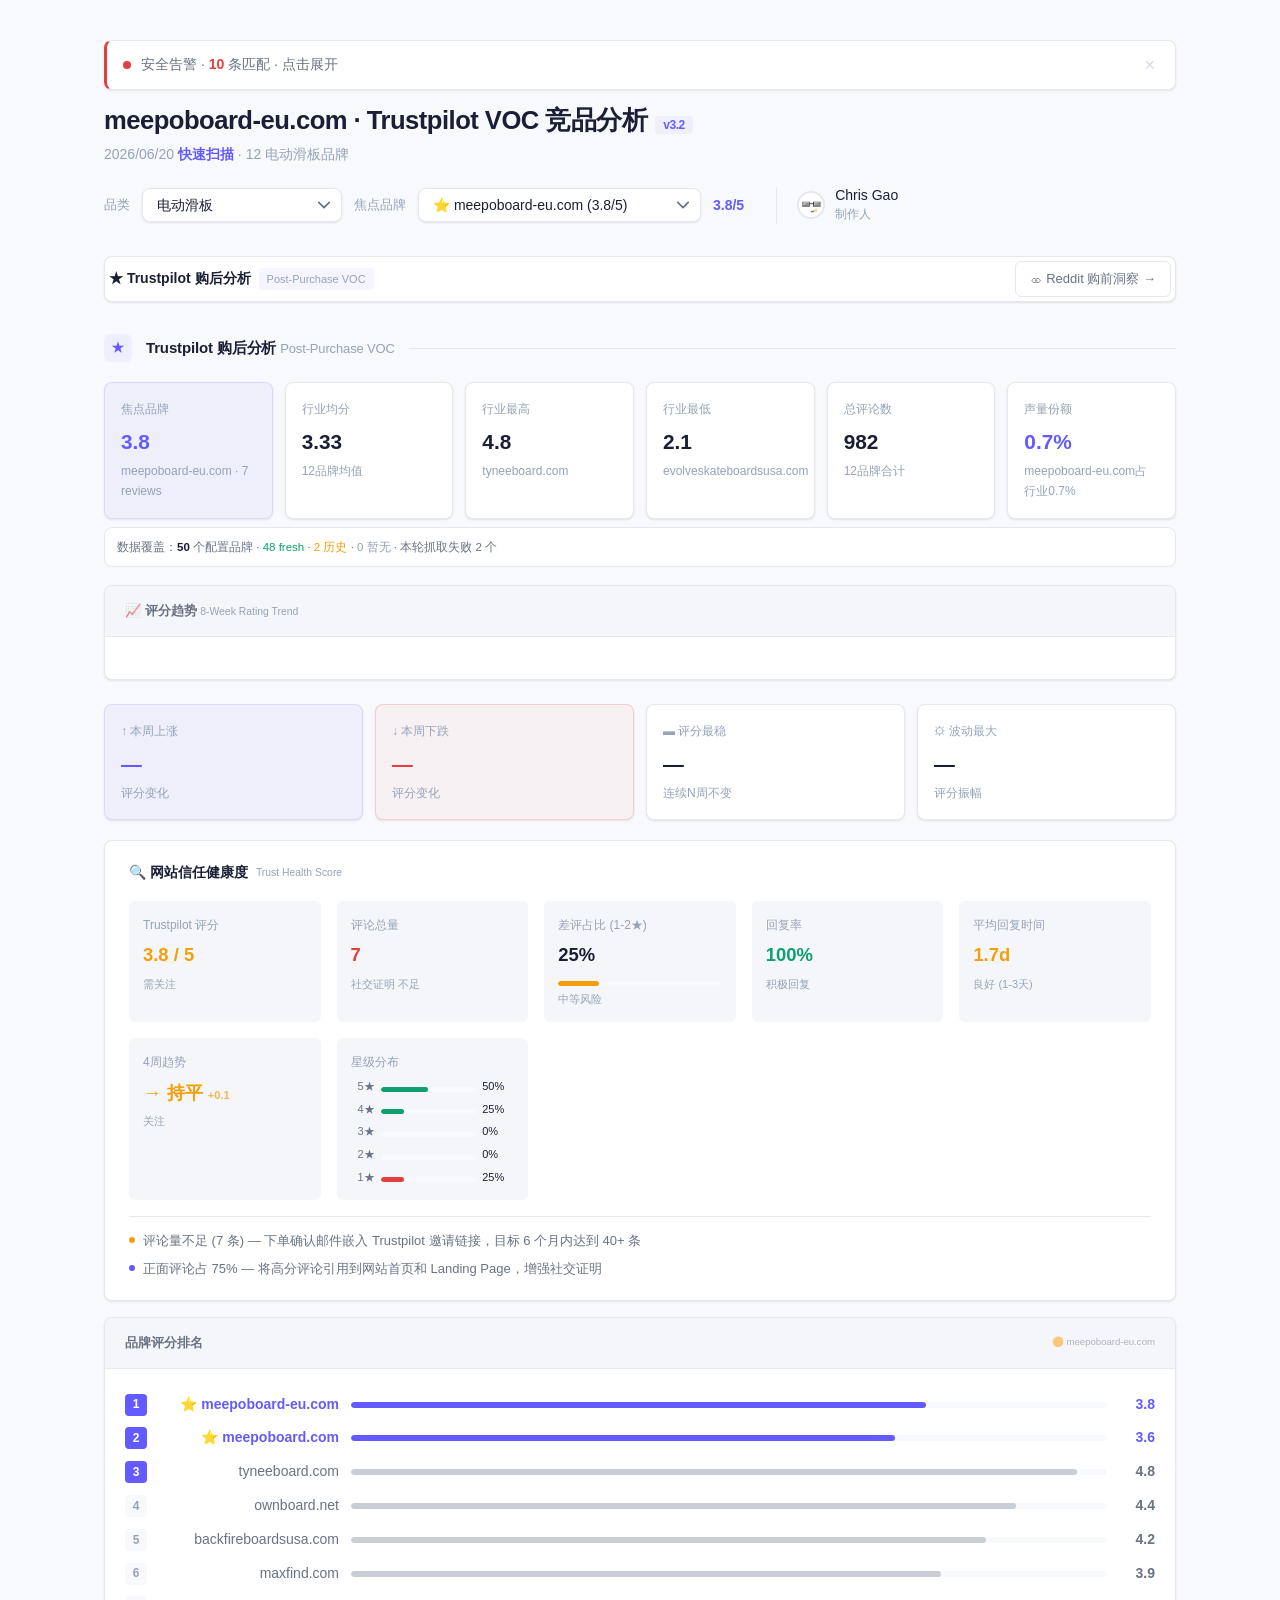
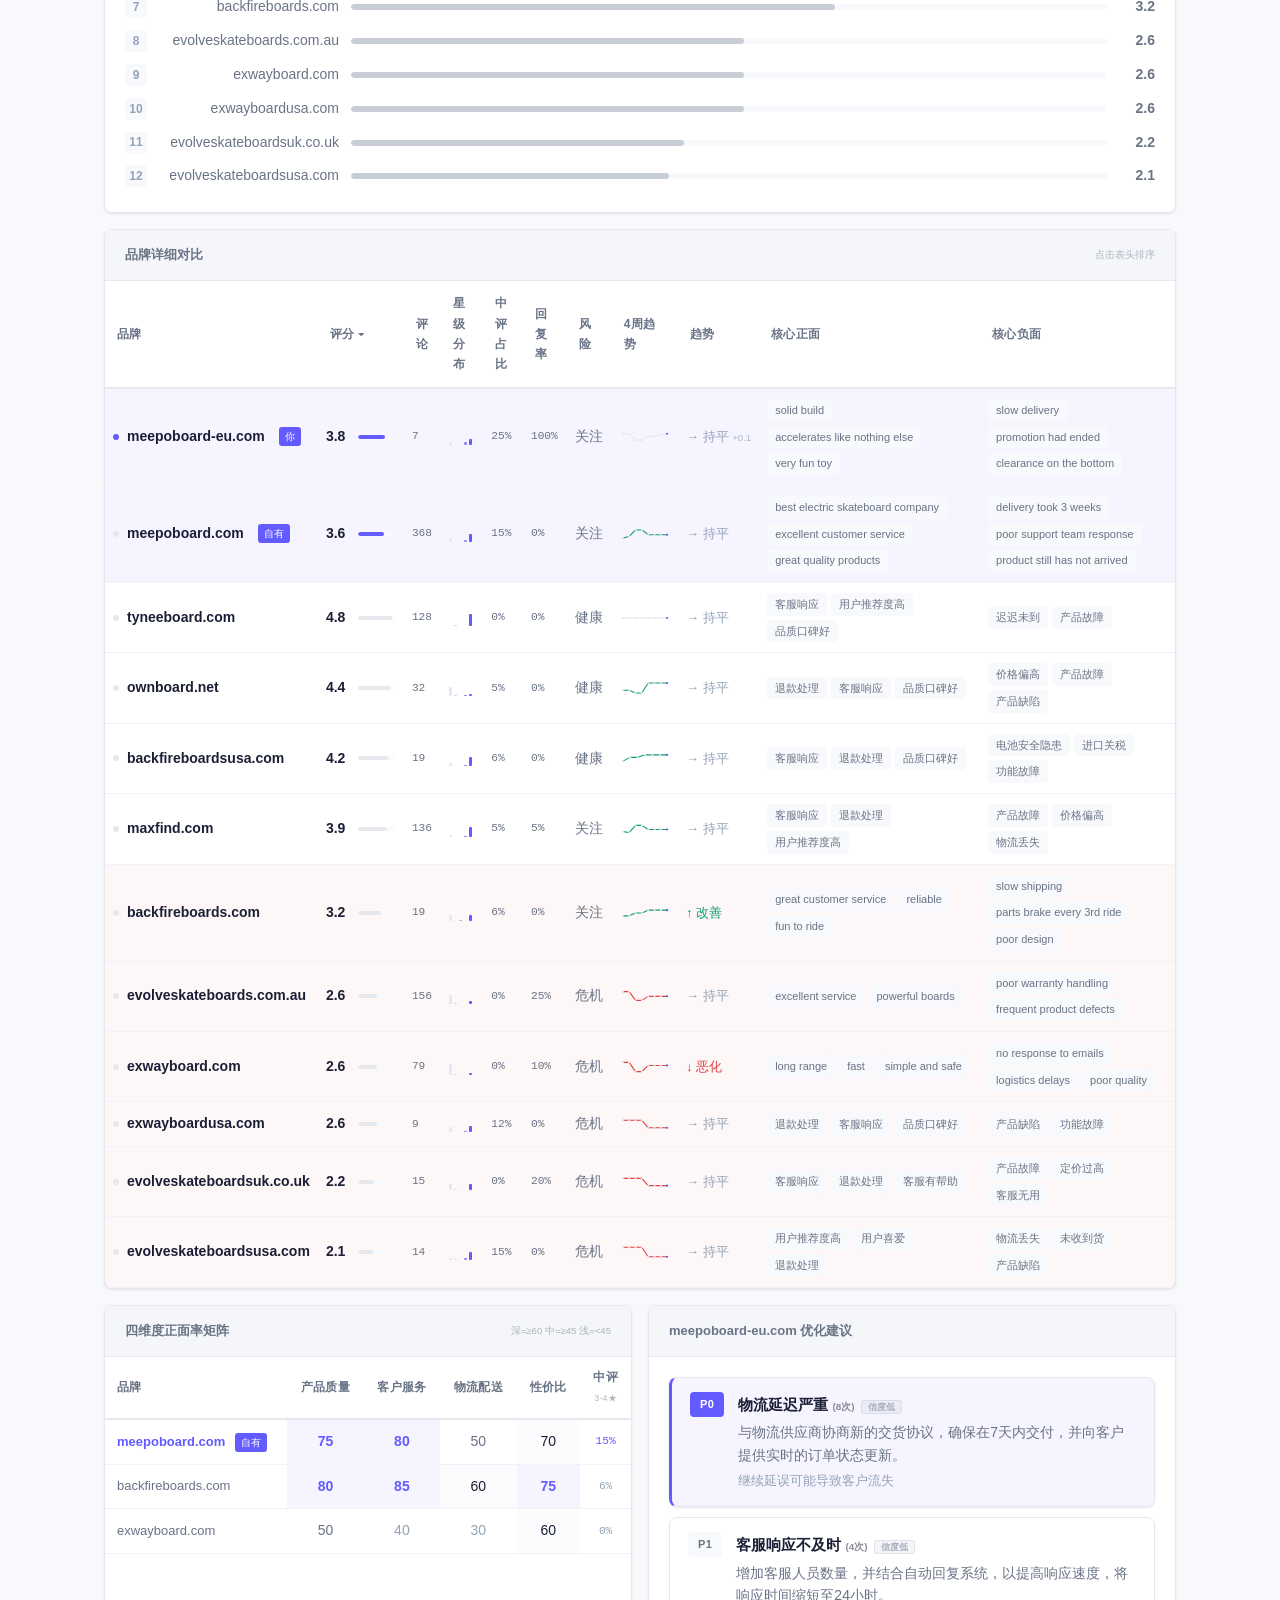
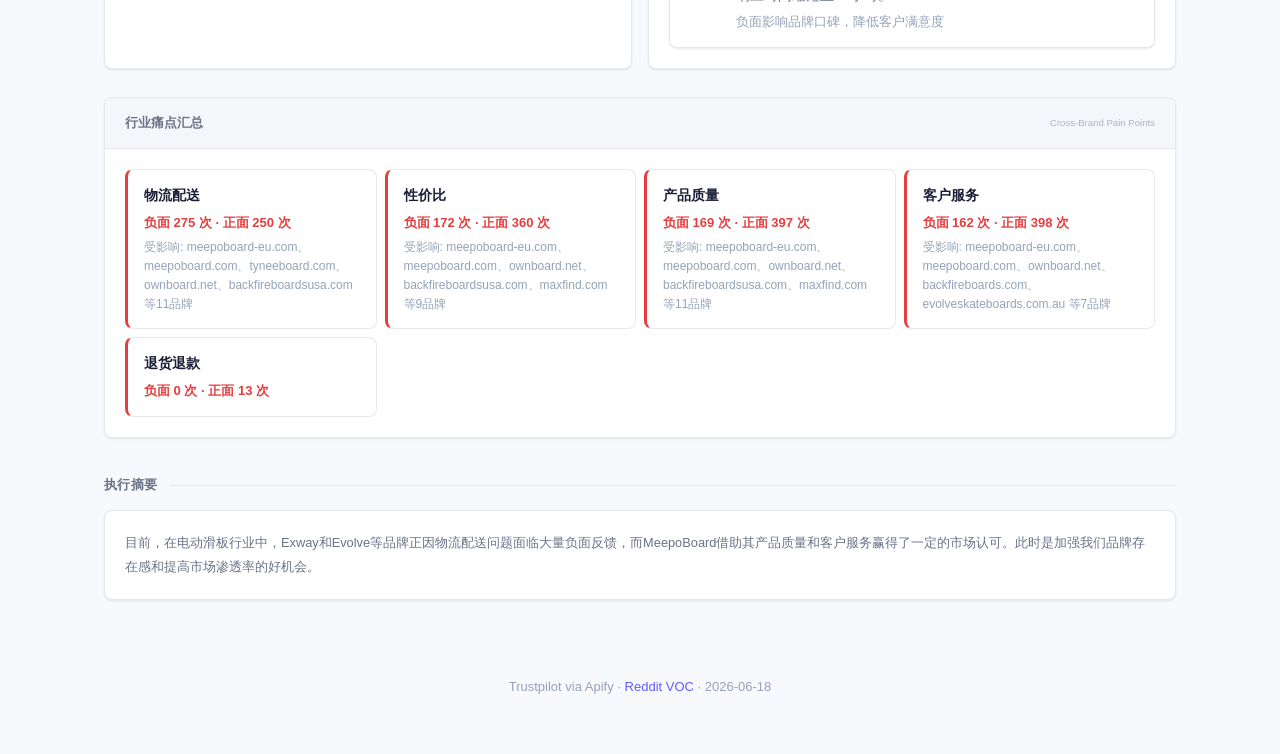
<file: index.html>
<!DOCTYPE html>
<html lang="zh-CN">
<head>
<meta charset="UTF-8">
<meta name="viewport" content="width=device-width, initial-scale=1.0">
<title>Meepo · Trustpilot VOC 竞品分析</title>
  <link rel="stylesheet" href="css/app.css">

</head>

<body>
<div class="wrap">

<!-- Alert -->
<div class="alert-band" id="alertBand" style="display:none" onclick="toggleAlert()">
  <div class="alert-dot"></div>
  <div class="alert-summary" id="alertSummary"></div>
  <button class="alert-close" onclick="event.stopPropagation();document.getElementById('alertBand').style.display='none';document.getElementById('alertDetail').classList.remove('show')">&times;</button>
</div>
<div class="alert-detail" id="alertDetail"></div>

<!-- Hero -->
<div class="hero">
  <div class="hero-l">
    <h1><span class="ico"></span><span id="pageTitle">Trustpilot VOC 竞品分析</span><span style="color:var(--accent);font-size:12px;margin-left:8px;font-weight:600;background:var(--accent-dim);padding:2px 8px;border-radius:4px">v3.2</span></h1>
    <div class="byline">2026-06-14 <em>深度扫描</em> &middot; <span id="brandCount">12</span> 电动滑板品牌<span id="freshnessBadge" class="freshness-badge" style="display:none"></span></div>
  </div>
  <div class="hero-r">
    <div class="bs-wrap">
      <div class="cat-wrap">
      <label>品类</label>
      <div class="bs-select">
        <select id="categorySelector" onchange="switchCategory(this.value)"></select>
      </div>
    </div>
    
      <label>焦点品牌</label>
      <div class="bs-select">
        <select id="brandSelector" onchange="switchBrand(this.value)"></select>
      </div>
      <span class="bs-info" id="focusRating"></span>
    </div>
    <div class="hero-credit">
      <img class="hc-avatar" src="[data-uri]" alt="Chris Gao" width="28" height="28">
      <div>
        <div class="hc-name">Chris Gao</div>
        <div class="hc-role">制作人</div>
      </div>
    </div>
  </div>
</div>

<!-- 本周头号行动 -->
<div id="weeklyPriority" style="margin-bottom:16px;padding:16px 20px;background:var(--accent-dim);border-radius:var(--r);border:1px solid rgba(99,91,255,.15);display:none">
  <div style="display:flex;align-items:flex-start;gap:12px">
    <div style="font-size:1.4rem;flex-shrink:0">🎯</div>
    <div style="flex:1">
      <div style="font-size:.65rem;color:var(--text);text-transform:uppercase;letter-spacing:.08em;margin-bottom:4px">本周头号行动 · Weekly Top Priority</div>
      <div id="weeklyPriorityText" style="font-size:1rem;font-weight:600;color:var(--t1);line-height:1.5"></div>
    </div>
  </div>
</div>

<!-- Nav bar -->
<div class="tab-bar" style="justify-content:space-between;align-items:center">
  <div style="display:flex;align-items:center;gap:8px">
    <span style="font-size:14px;font-weight:600;color:var(--t1)">&#9733; Trustpilot 购后分析</span>
    <span style="font-size:11px;color:var(--text);background:var(--accent-dim);padding:2px 8px;border-radius:4px">Post-Purchase VOC</span>
  </div>
  <a href="/reddit.html" class="btn-gh" style="font-size:13px;display:inline-flex;align-items:center;gap:6px">&#9901; Reddit 购前洞察 &#8594;</a>
</div>

<!-- Trustpilot Post-Purchase -->
<div class="sec-grp">
  <div class="sec-divider">
    <div class="sd-icon sd-tp">&#9733;</div>
    <div class="sd-label">Trustpilot 购后分析<span class="sd-sub">Post-Purchase VOC</span></div>
  </div>

  <div class="tp-strip" id="tpStrip">
    <div class="tp-sc hl" id="tpFocus"><div class="sl">焦点品牌</div><div class="sv">—</div><div class="ss">Trustpilot 评分</div></div>
    <div class="tp-sc" id="tpAvg"><div class="sl">行业均分</div><div class="sv">—</div><div class="ss">12品牌</div></div>
    <div class="tp-sc" id="tpHigh"><div class="sl">行业最高</div><div class="sv">—</div><div class="ss">—</div></div>
    <div class="tp-sc" id="tpLow"><div class="sl">行业最低</div><div class="sv">—</div><div class="ss">—</div></div>
    <div class="tp-sc" id="tpReviews"><div class="sl">总评论数</div><div class="sv">—</div><div class="ss">抓取采样</div></div>
	    <div class="tp-sc" id="tpSOV"><div class="sl">声量份额</div><div class="sv">—</div><div class="ss">SOV</div></div>
  </div>
  <div id="coverageBar" style="display:none;margin:-8px 0 18px;padding:10px 12px;border:1px solid var(--border);border-radius:var(--r);background:var(--surface);font-size:.72rem;color:var(--t2);line-height:1.6"></div>

  <!-- 📈 评分趋势 -->
  <div class="pan" id="trendPanel" style="margin-bottom:24px">
    <div class="pan-h" style="display:flex;justify-content:space-between;align-items:center">
      <span>&#128200; 评分趋势 <span style="font-weight:400;font-size:.65rem;color:var(--text)">8-Week Rating Trend</span></span>
      <span style="font-size:.65rem;color:var(--text)" id="trendDateRange"></span>
    </div>
    <div class="pan-b" style="padding:16px 20px">
      <div id="trendChart" style="width:100%;overflow-x:auto"></div>
      <div id="trendLegend" style="display:flex;gap:14px;flex-wrap:wrap;margin-top:10px;font-size:.7rem;color:var(--t2)"></div>
    </div>
  </div>

  <!-- 📊 本周异动 -->
  <div class="tp-strip" id="moversStrip" style="margin-bottom:20px">
    <div class="tp-sc hl" id="mvUp"><div class="sl">&#8593; 本周上涨</div><div class="sv">—</div><div class="ss">评分变化</div></div>
    <div class="tp-sc gap-below" id="mvDown"><div class="sl">&#8595; 本周下跌</div><div class="sv">—</div><div class="ss">评分变化</div></div>
    <div class="tp-sc" id="mvStable"><div class="sl">&#9644; 评分最稳</div><div class="sv">—</div><div class="ss">连续N周不变</div></div>
    <div class="tp-sc" id="mvVolatile"><div class="sl">&#9881; 波动最大</div><div class="sv">—</div><div class="ss">评分振幅</div></div>
  </div>

  <!-- Reddit 购前洞察摘要 -->
  <div id="redditSummaryPanel" style="margin-bottom:16px;display:none">
    <div class="pan">
      <div class="pan-h">&#9901; Reddit 购前洞察 <span style="font-weight:400;font-size:.65rem;color:var(--text)">Pre-Purchase Signals</span>
        <a href="/reddit.html" style="font-size:11px;color:var(--accent);margin-left:12px;font-weight:400">详情 &#8599;</a>
      </div>
      <div class="pan-b" style="display:flex;gap:16px;flex-wrap:wrap;align-items:flex-start">
        <div style="min-width:100px"><div style="font-size:1.6rem;font-weight:700;color:var(--t1)" id="rsPostCount">—</div><div style="font-size:.65rem;color:var(--text)">社区帖子</div></div>
        <div style="flex:1;min-width:200px" id="rsTopActions"></div>
        <div style="flex:1;min-width:180px" id="rsBrandMentions"></div>
      </div>
    </div>
  </div>

  <!-- 竞品弱点 → 我们的机会 -->
  <div class="pan" id="competitiveActionsPanel" style="margin-bottom:20px;display:none">
    <div class="pan-h">&#9878; 竞品弱点 → 你的机会 <span style="font-weight:400;font-size:.65rem;color:var(--text)">Competitive Leverage</span></div>
    <div class="pan-b" style="padding:0" id="competitiveActionsList"></div>
  </div>

  <div class="trust-card" id="trustCard">
    <div class="tc-h">&#128269; 网站信任健康度 <span style="font-weight:400;font-size:.65rem;color:var(--text)">Trust Health Score</span></div>
    <div class="trust-grid" id="trustGrid"></div>
    <div class="trust-suggestions" id="trustSuggestions"></div>
  </div>

  <div class="sec" style="margin-bottom:16px">
    <div class="pan">
      <div class="pan-h">品牌评分排名 <span style="font-weight:400;font-size:.6rem;opacity:.5" id="barChartLabel">Meepo EU</span></div>
      <div class="pan-b"><div class="bars" id="barChart"></div></div>
    </div>
  </div>

  <div class="sec" style="margin-bottom:16px">
    <div class="pan">
      <div class="pan-h">品牌详细对比 <span style="font-weight:400;font-size:.6rem;opacity:.5">点击表头排序</span></div>
      <div class="pan-b f" style="overflow-x:auto">
        <table class="tbl" id="brandTable">
          <thead><tr><th>品牌</th><th data-sort="rating">评分<span class="arrow"> &#9662;</span></th><th data-sort="total_reviews">评论<span class="arrow"></span></th><th>星级分布</th><th>中评占比</th><th>回复率</th><th>风险</th><th>4周趋势</th><th>趋势</th><th>核心正面</th><th>核心负面</th></tr></thead>
          <tbody></tbody>
        </table>
      </div>
    </div>
  </div>

  <div class="sec">
    <div class="g2">
      <div class="pan">
        <div class="pan-h">四维度正面率矩阵 <span style="font-weight:400;font-size:.6rem;opacity:.5">深=&ge;60 中=&ge;45 浅=&lt;45</span></div>
        <div class="pan-b f" style="overflow-x:auto"><table class="hm" id="heatmap"></table></div>
      </div>
      <div class="pan">
        <div class="pan-h"><span id="actionTitle">优化建议</span></div>
        <div class="pan-b"><div class="acts" id="euActionList"></div></div>
      </div>
    </div>
  </div>

  <div class="sec" style="margin-top:16px">
    <div class="pan">
      <div class="pan-h">行业痛点汇总 <span style="font-weight:400;font-size:.6rem;opacity:.5">Cross-Brand Pain Points</span></div>
      <div class="pan-b"><div class="pain-grid" id="painGrid"></div></div>
    </div>
  </div>

</div>

<!-- Executive Summary -->
<div class="sec">
  <div class="secl">执行摘要</div>
  <div class="pan">
    <div class="pan-b"><p style="font-size:.8rem;color:var(--t2);line-height:1.85" id="execSummary"></p></div>
  </div>
</div>

<div class="foot">Trustpilot via Apify &middot; <a href='/reddit.html' style='color:var(--accent);text-decoration:none'>Reddit VOC</a> &middot; 2026-06-18</div>

</div>

  <script src="js/app.js"></script>

<div class="modal-overlay hidden" id="brandModal" onclick="if(event.target===this)closeModal()">
  <div class="modal-box" id="modalBox">
    <div class="modal-h">
      <div><h3 id="modalBrandName">—</h3></div>
      <div style="display:flex;align-items:center;gap:16px">
        <span class="modal-rating" id="modalRating">—</span>
        <button class="modal-close" onclick="closeModal()">&times;</button>
      </div>
    </div>
    <div class="modal-body" id="modalBody"></div>
  </div>
</div>

</body>
</html>
</file>
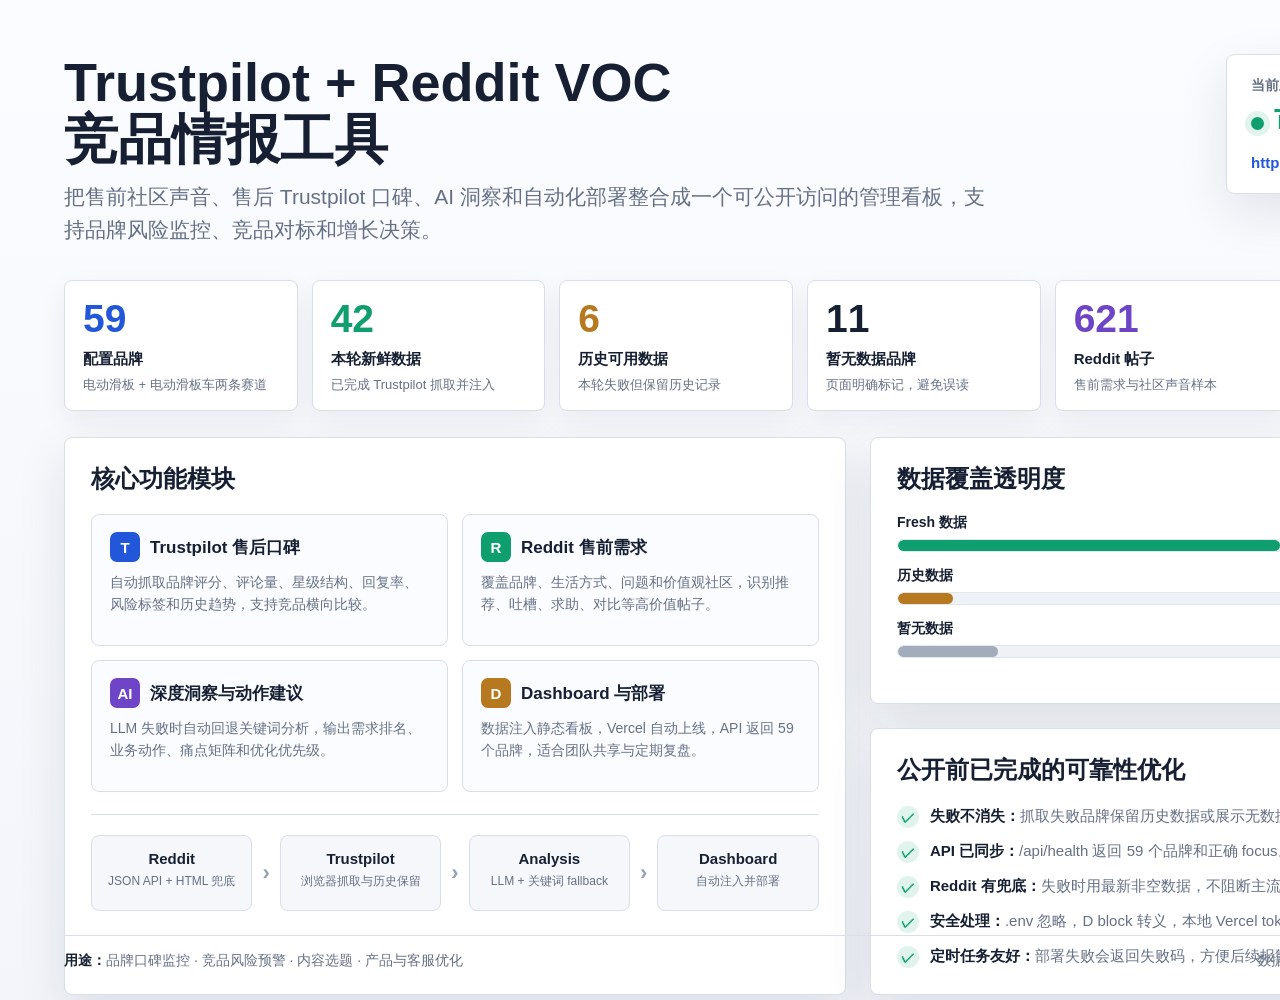
<file: leadership-report.html>
<!doctype html>
<html lang="zh-CN">
<head>
  <meta charset="utf-8">
  <meta name="viewport" content="width=device-width, initial-scale=1">
  <title>Trustpilot + Reddit VOC 工具功能汇报</title>
  <style>
    :root{
      --bg:#f6f7fb;
      --ink:#172033;
      --muted:#667085;
      --line:#d9dee8;
      --panel:#ffffff;
      --green:#0f9f6e;
      --blue:#2357d9;
      --amber:#b7791f;
      --red:#c2413a;
      --violet:#6d45c6;
      --shadow:0 18px 50px rgba(23,32,51,.10);
    }
    *{box-sizing:border-box}
    body{
      margin:0;
      background:var(--bg);
      color:var(--ink);
      font-family:-apple-system,BlinkMacSystemFont,"Segoe UI","PingFang SC","Microsoft YaHei",Arial,sans-serif;
    }
    .page{
      width:1600px;
      height:1000px;
      padding:54px 64px 48px;
      background:
        linear-gradient(180deg,#fbfcff 0%,#f3f5fa 100%);
      position:relative;
      overflow:hidden;
    }
    .top{
      display:flex;
      justify-content:space-between;
      align-items:flex-start;
      gap:40px;
      margin-bottom:34px;
    }
    h1{
      margin:0 0 14px;
      font-size:54px;
      line-height:1.05;
      letter-spacing:0;
      font-weight:780;
    }
    .subtitle{
      font-size:21px;
      color:var(--muted);
      line-height:1.55;
      max-width:930px;
    }
    .status{
      min-width:310px;
      background:var(--panel);
      border:1px solid var(--line);
      box-shadow:var(--shadow);
      border-radius:8px;
      padding:22px 24px;
    }
    .status .label{
      font-size:14px;
      color:var(--muted);
      margin-bottom:8px;
      font-weight:650;
    }
    .status .ok{
      display:flex;
      align-items:center;
      gap:10px;
      font-size:30px;
      font-weight:780;
      color:var(--green);
      margin-bottom:10px;
    }
    .dot{
      width:13px;height:13px;border-radius:50%;background:var(--green);
      box-shadow:0 0 0 6px rgba(15,159,110,.12);
      display:inline-block;
    }
    .url{
      font-size:15px;
      color:var(--blue);
      word-break:break-all;
      font-weight:650;
    }
    .metrics{
      display:grid;
      grid-template-columns:repeat(6,1fr);
      gap:14px;
      margin-bottom:26px;
    }
    .metric{
      background:var(--panel);
      border:1px solid var(--line);
      border-radius:8px;
      padding:18px 18px 16px;
      box-shadow:0 10px 28px rgba(23,32,51,.06);
      min-height:126px;
    }
    .metric .num{
      font-size:39px;
      line-height:1;
      font-weight:800;
      margin-bottom:12px;
      font-variant-numeric:tabular-nums;
    }
    .metric .name{
      font-size:15px;
      font-weight:720;
      margin-bottom:7px;
    }
    .metric .desc{
      font-size:13px;
      color:var(--muted);
      line-height:1.35;
    }
    .m-green .num{color:var(--green)}
    .m-blue .num{color:var(--blue)}
    .m-amber .num{color:var(--amber)}
    .m-red .num{color:var(--red)}
    .m-violet .num{color:var(--violet)}
    .grid{
      display:grid;
      grid-template-columns:1.08fr .92fr;
      gap:24px;
      height:544px;
    }
    .panel{
      background:var(--panel);
      border:1px solid var(--line);
      border-radius:8px;
      box-shadow:var(--shadow);
      padding:26px;
      overflow:hidden;
    }
    .panel h2{
      margin:0 0 20px;
      font-size:24px;
      line-height:1.25;
      font-weight:780;
    }
    .capabilities{
      display:grid;
      grid-template-columns:1fr 1fr;
      gap:14px;
    }
    .cap{
      border:1px solid var(--line);
      border-radius:8px;
      padding:17px 18px;
      min-height:132px;
      background:#fbfcff;
    }
    .cap-head{
      display:flex;
      align-items:center;
      gap:10px;
      margin-bottom:10px;
    }
    .icon{
      width:30px;height:30px;border-radius:7px;
      display:grid;place-items:center;
      color:#fff;font-weight:800;font-size:15px;
    }
    .i-blue{background:var(--blue)}
    .i-green{background:var(--green)}
    .i-violet{background:var(--violet)}
    .i-amber{background:var(--amber)}
    .cap-title{
      font-size:17px;
      font-weight:760;
    }
    .cap p{
      margin:0;
      font-size:14px;
      color:var(--muted);
      line-height:1.55;
    }
    .flow{
      display:flex;
      align-items:center;
      gap:10px;
      margin-top:22px;
      padding-top:20px;
      border-top:1px solid var(--line);
    }
    .step{
      flex:1;
      background:#f5f7fb;
      border:1px solid var(--line);
      border-radius:8px;
      padding:14px 12px;
      text-align:center;
      min-height:76px;
    }
    .step strong{
      display:block;
      font-size:15px;
      margin-bottom:7px;
    }
    .step span{
      font-size:12px;
      color:var(--muted);
      line-height:1.3;
      display:block;
    }
    .arrow{
      color:#98a2b3;
      font-size:22px;
      font-weight:700;
    }
    .right-stack{
      display:grid;
      grid-template-rows:1fr 1fr;
      gap:24px;
      height:100%;
    }
    .coverage-row{
      display:grid;
      grid-template-columns:1fr auto;
      gap:16px;
      align-items:center;
      margin-bottom:15px;
    }
    .coverage-row:last-child{margin-bottom:0}
    .bar-wrap{
      height:13px;
      background:#eef1f6;
      border-radius:999px;
      overflow:hidden;
      border:1px solid #e0e5ee;
    }
    .bar{
      height:100%;
      border-radius:999px;
    }
    .b-fresh{width:71.2%;background:var(--green)}
    .b-history{width:10.2%;background:var(--amber)}
    .b-missing{width:18.6%;background:#a3acba}
    .cov-label{
      display:flex;
      justify-content:space-between;
      font-size:14px;
      margin-bottom:7px;
      color:var(--muted);
    }
    .cov-label strong{color:var(--ink)}
    .pill{
      display:inline-flex;
      align-items:center;
      justify-content:center;
      min-width:58px;
      height:30px;
      padding:0 10px;
      border-radius:999px;
      font-size:14px;
      font-weight:760;
      background:#f5f7fb;
      color:var(--ink);
      border:1px solid var(--line);
    }
    .checks{
      display:grid;
      gap:12px;
    }
    .check{
      display:flex;
      align-items:flex-start;
      gap:11px;
      font-size:15px;
      color:var(--muted);
      line-height:1.45;
    }
    .check b{color:var(--ink)}
    .tick{
      flex:0 0 22px;
      width:22px;height:22px;
      border-radius:50%;
      background:rgba(15,159,110,.12);
      color:var(--green);
      display:grid;
      place-items:center;
      font-weight:900;
      font-size:14px;
      margin-top:1px;
    }
    .footer{
      position:absolute;
      left:64px;
      right:64px;
      bottom:30px;
      display:flex;
      justify-content:space-between;
      align-items:center;
      color:var(--muted);
      font-size:14px;
      border-top:1px solid var(--line);
      padding-top:16px;
    }
    .footer strong{color:var(--ink)}
  </style>
</head>
<body>
  <main class="page">
    <section class="top">
      <div>
        <h1>Trustpilot + Reddit VOC<br>竞品情报工具</h1>
        <div class="subtitle">把售前社区声音、售后 Trustpilot 口碑、AI 洞察和自动化部署整合成一个可公开访问的管理看板，支持品牌风险监控、竞品对标和增长决策。</div>
      </div>
      <div class="status">
        <div class="label">当前上线状态</div>
        <div class="ok"><span class="dot"></span>可公开使用</div>
        <div class="url">https://trustpilot-voc.vercel.app</div>
      </div>
    </section>

    <section class="metrics">
      <div class="metric m-blue">
        <div class="num">59</div>
        <div class="name">配置品牌</div>
        <div class="desc">电动滑板 + 电动滑板车两条赛道</div>
      </div>
      <div class="metric m-green">
        <div class="num">42</div>
        <div class="name">本轮新鲜数据</div>
        <div class="desc">已完成 Trustpilot 抓取并注入</div>
      </div>
      <div class="metric m-amber">
        <div class="num">6</div>
        <div class="name">历史可用数据</div>
        <div class="desc">本轮失败但保留历史记录</div>
      </div>
      <div class="metric">
        <div class="num">11</div>
        <div class="name">暂无数据品牌</div>
        <div class="desc">页面明确标记，避免误读</div>
      </div>
      <div class="metric m-violet">
        <div class="num">621</div>
        <div class="name">Reddit 帖子</div>
        <div class="desc">售前需求与社区声音样本</div>
      </div>
      <div class="metric m-red">
        <div class="num">15</div>
        <div class="name">AI 洞察</div>
        <div class="desc">需求热度、痛点强度、内容机会</div>
      </div>
    </section>

    <section class="grid">
      <div class="panel">
        <h2>核心功能模块</h2>
        <div class="capabilities">
          <div class="cap">
            <div class="cap-head"><div class="icon i-blue">T</div><div class="cap-title">Trustpilot 售后口碑</div></div>
            <p>自动抓取品牌评分、评论量、星级结构、回复率、风险标签和历史趋势，支持竞品横向比较。</p>
          </div>
          <div class="cap">
            <div class="cap-head"><div class="icon i-green">R</div><div class="cap-title">Reddit 售前需求</div></div>
            <p>覆盖品牌、生活方式、问题和价值观社区，识别推荐、吐槽、求助、对比等高价值帖子。</p>
          </div>
          <div class="cap">
            <div class="cap-head"><div class="icon i-violet">AI</div><div class="cap-title">深度洞察与动作建议</div></div>
            <p>LLM 失败时自动回退关键词分析，输出需求排名、业务动作、痛点矩阵和优化优先级。</p>
          </div>
          <div class="cap">
            <div class="cap-head"><div class="icon i-amber">D</div><div class="cap-title">Dashboard 与部署</div></div>
            <p>数据注入静态看板，Vercel 自动上线，API 返回 59 个品牌，适合团队共享与定期复盘。</p>
          </div>
        </div>

        <div class="flow">
          <div class="step"><strong>Reddit</strong><span>JSON API + HTML 兜底</span></div>
          <div class="arrow">›</div>
          <div class="step"><strong>Trustpilot</strong><span>浏览器抓取与历史保留</span></div>
          <div class="arrow">›</div>
          <div class="step"><strong>Analysis</strong><span>LLM + 关键词 fallback</span></div>
          <div class="arrow">›</div>
          <div class="step"><strong>Dashboard</strong><span>自动注入并部署</span></div>
        </div>
      </div>

      <div class="right-stack">
        <div class="panel">
          <h2>数据覆盖透明度</h2>
          <div class="coverage-row">
            <div>
              <div class="cov-label"><strong>Fresh 数据</strong><span>42 / 59</span></div>
              <div class="bar-wrap"><div class="bar b-fresh"></div></div>
            </div>
            <span class="pill">71%</span>
          </div>
          <div class="coverage-row">
            <div>
              <div class="cov-label"><strong>历史数据</strong><span>6 / 59</span></div>
              <div class="bar-wrap"><div class="bar b-history"></div></div>
            </div>
            <span class="pill">10%</span>
          </div>
          <div class="coverage-row">
            <div>
              <div class="cov-label"><strong>暂无数据</strong><span>11 / 59</span></div>
              <div class="bar-wrap"><div class="bar b-missing"></div></div>
            </div>
            <span class="pill">19%</span>
          </div>
        </div>

        <div class="panel">
          <h2>公开前已完成的可靠性优化</h2>
          <div class="checks">
            <div class="check"><span class="tick">✓</span><span><b>失败不消失：</b>抓取失败品牌保留历史数据或展示无数据占位。</span></div>
            <div class="check"><span class="tick">✓</span><span><b>API 已同步：</b>/api/health 返回 59 个品牌和正确 focus。</span></div>
            <div class="check"><span class="tick">✓</span><span><b>Reddit 有兜底：</b>失败时用最新非空数据，不阻断主流程。</span></div>
            <div class="check"><span class="tick">✓</span><span><b>安全处理：</b>.env 忽略，D block 转义，本地 Vercel token 已清理。</span></div>
            <div class="check"><span class="tick">✓</span><span><b>定时任务友好：</b>部署失败会返回失败码，方便后续报警。</span></div>
          </div>
        </div>
      </div>
    </section>

    <div class="footer">
      <div><strong>用途：</strong>品牌口碑监控 · 竞品风险预警 · 内容选题 · 产品与客服优化</div>
      <div>数据日期：2026-06-18 · 线上生产环境已验证</div>
    </div>
  </main>
</body>
</html>
</file>
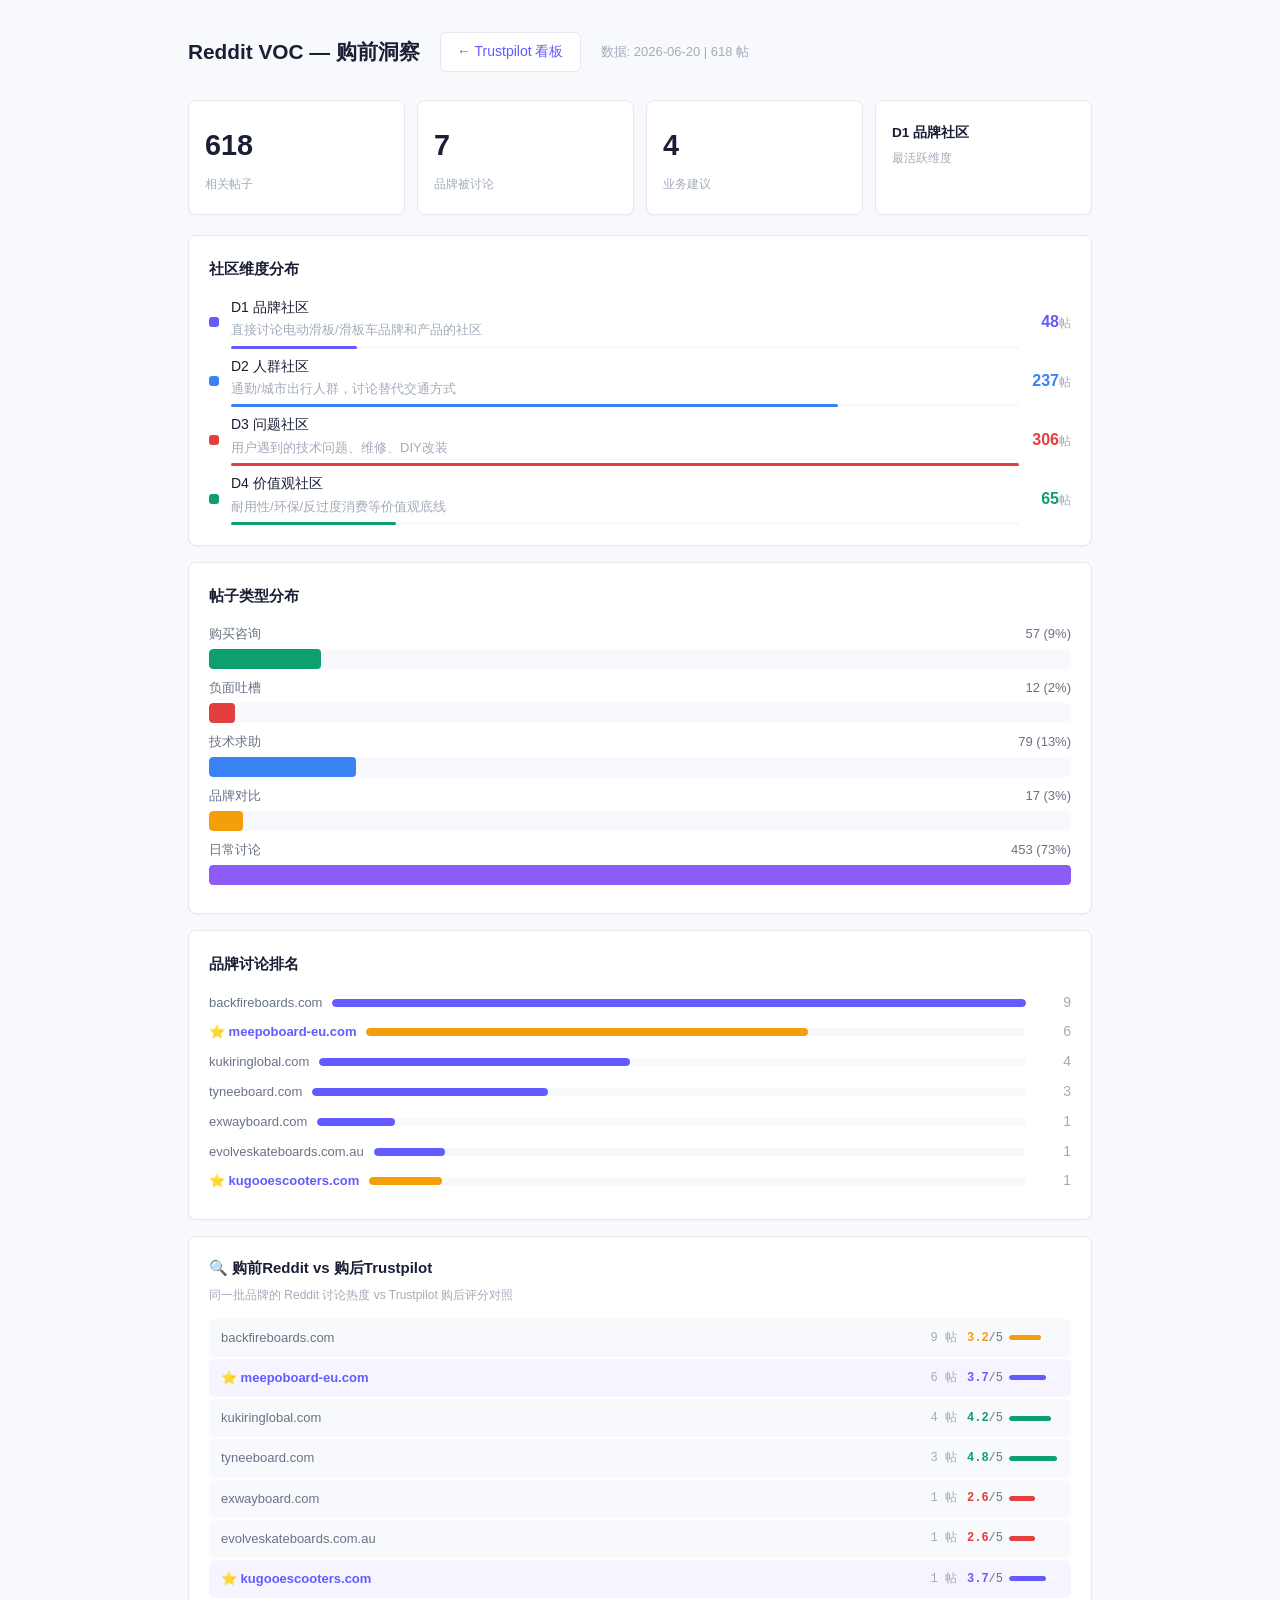
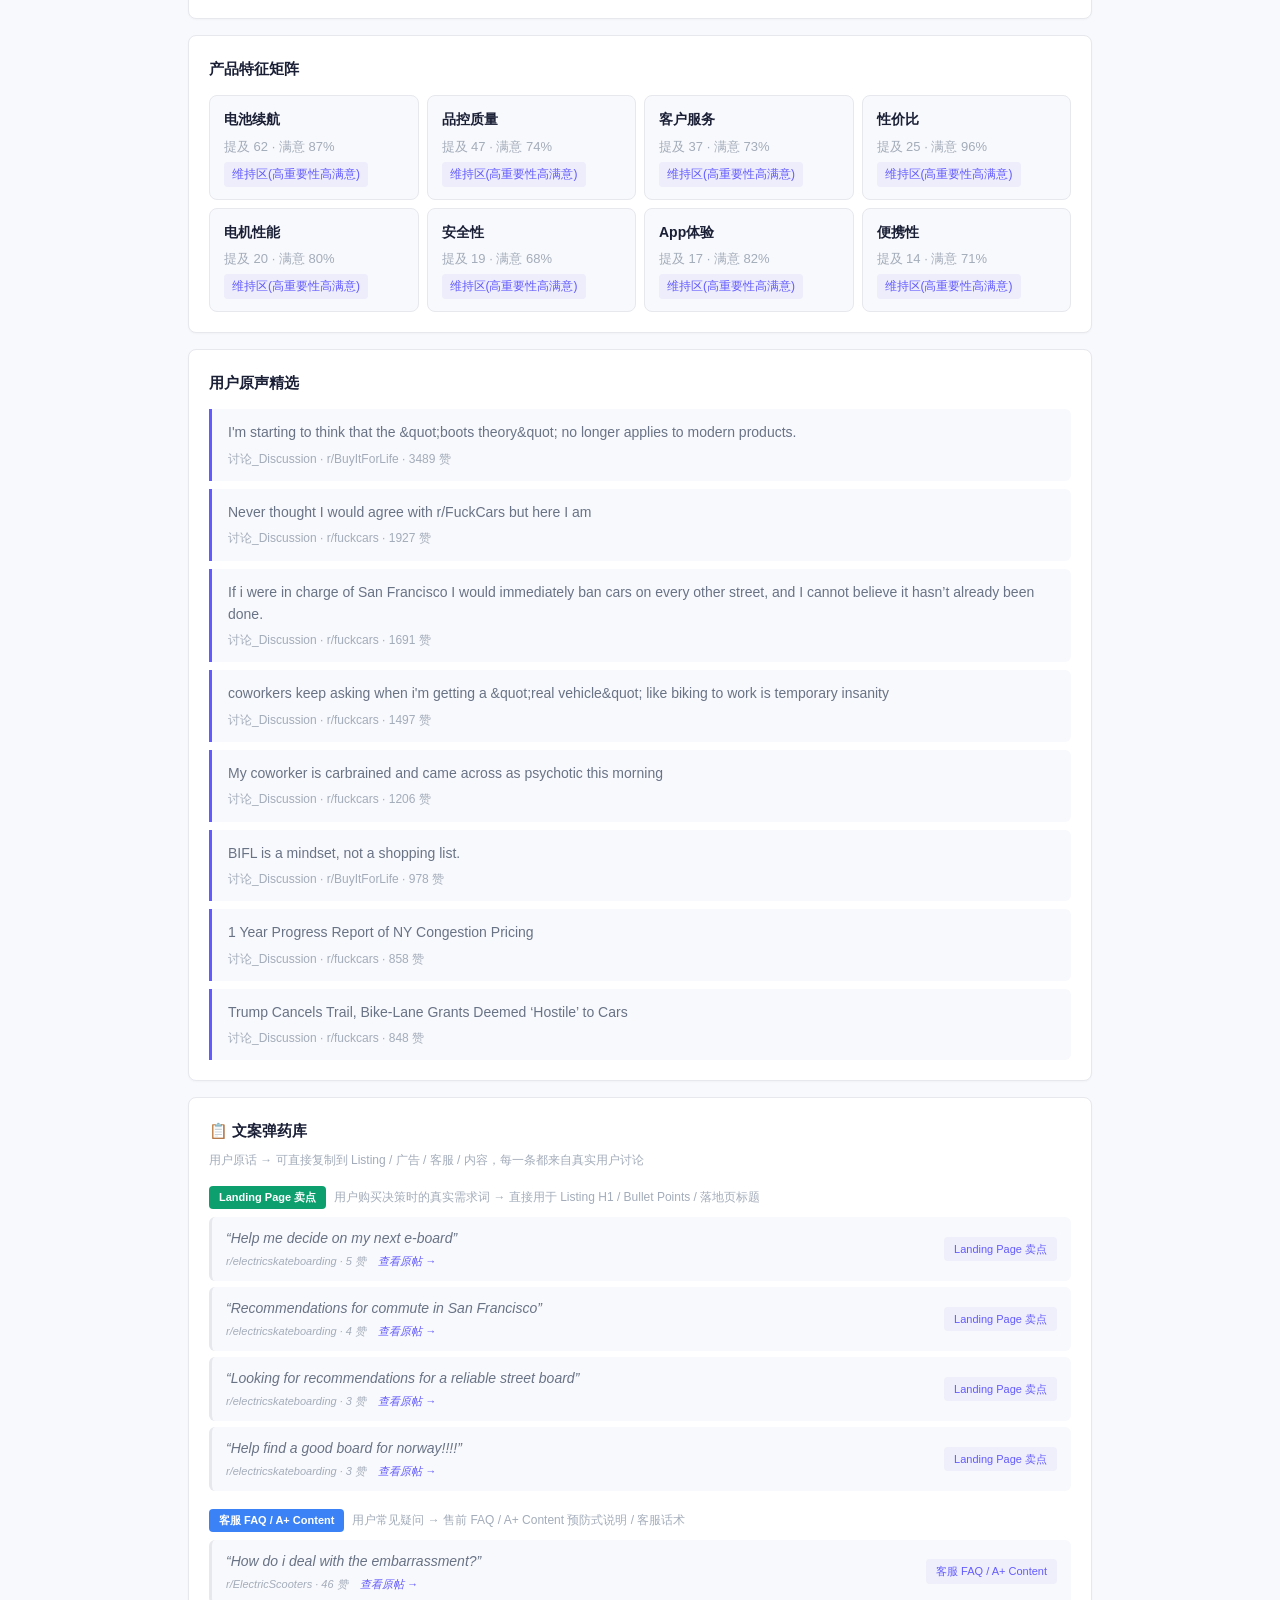
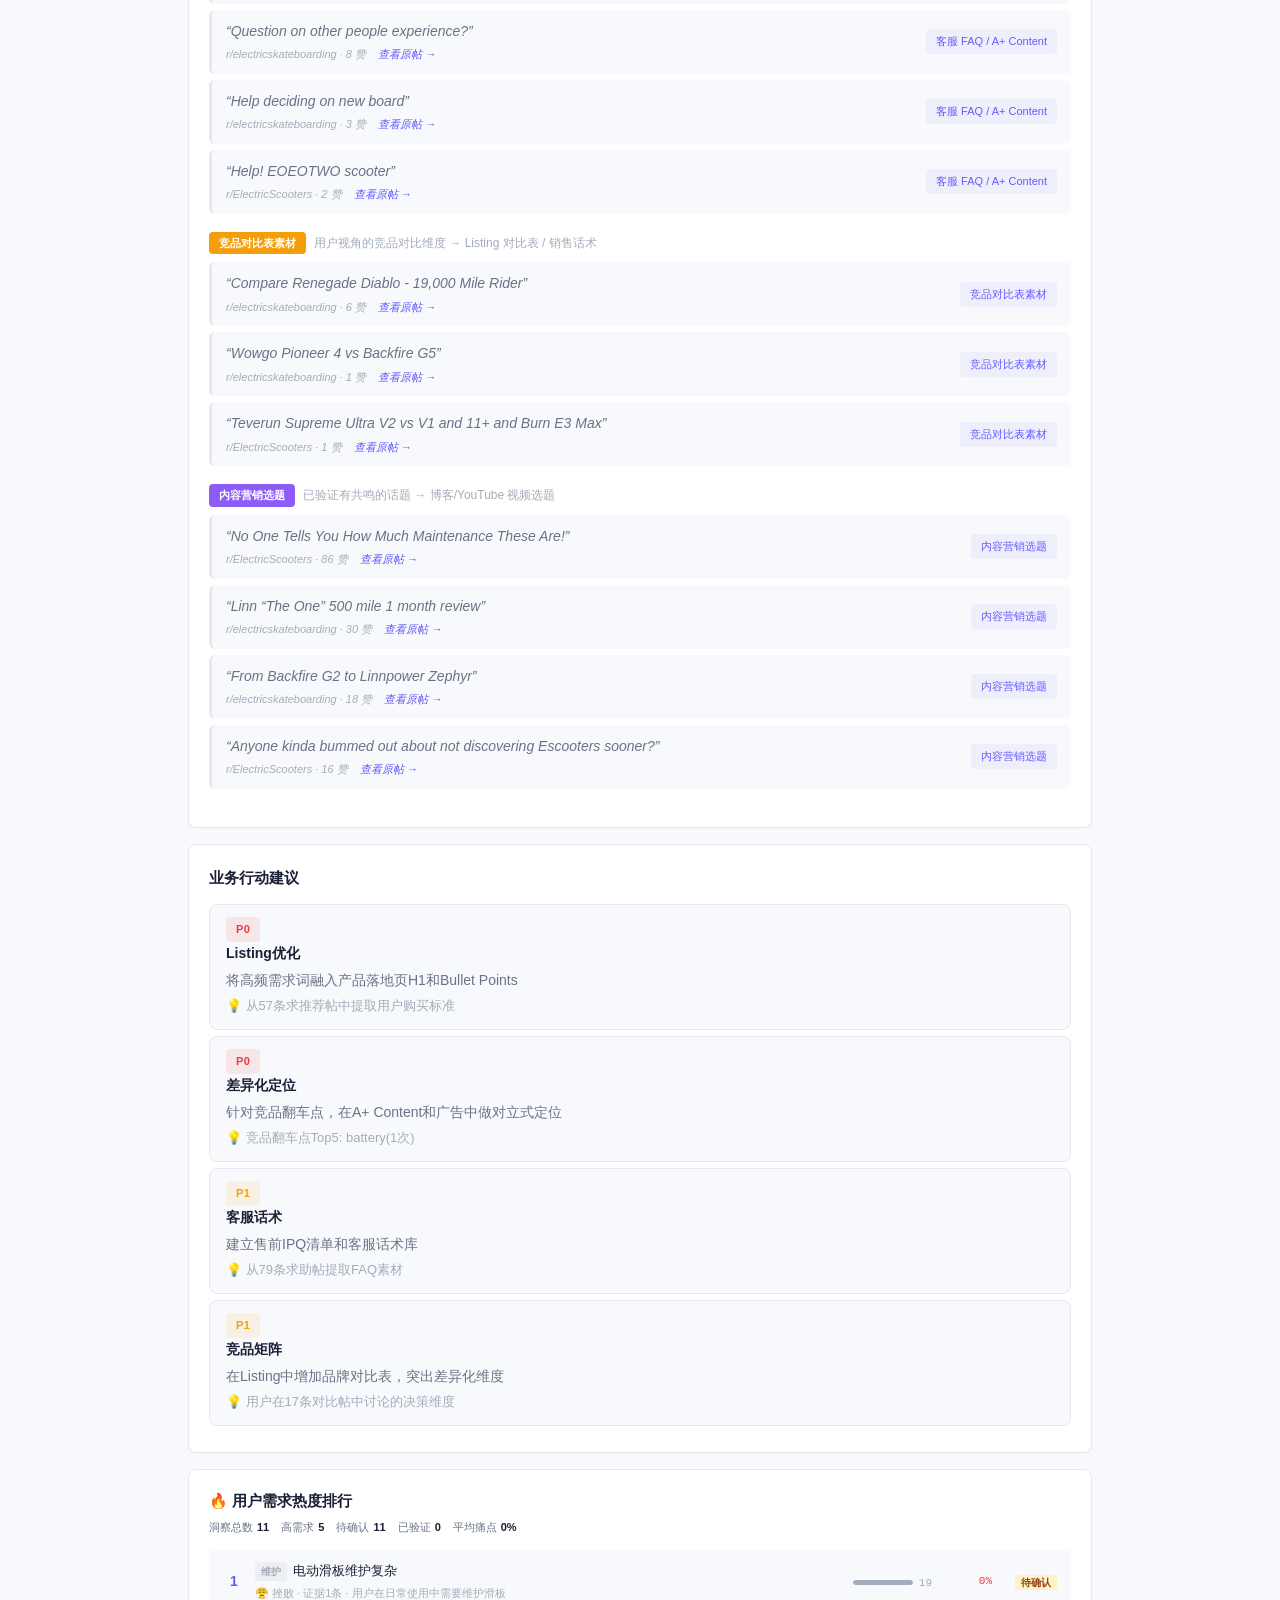
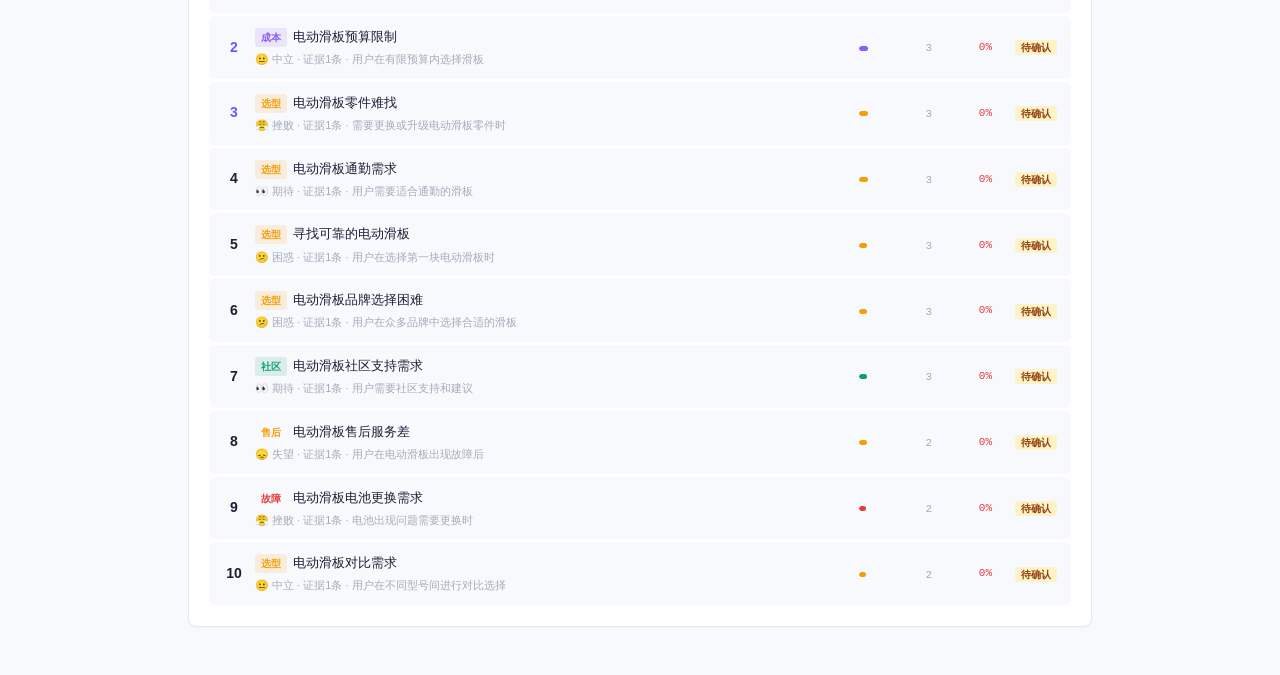
<file: reddit.html>
<!DOCTYPE html>
<html lang="zh">
<head>
<meta charset="UTF-8">
<meta name="viewport" content="width=device-width,initial-scale=1">
<title>Reddit VOC — 购前洞察</title>
<style>
    :root {
      --bg: #f8f9fc;
      --surface: #ffffff;
      --surface2: #f5f6fa;
      --border: #e7e8ee;
      --text: #a3acba;
      --t2: #697386;
      --t1: #1a1f36;
      --accent: #635bff;
      --accent-dim: rgba(99,91,255,0.06);
      --good: #0e9f6e;
      --warn: #f59e0b;
      --bad: #e53e3e;
      --r: 8px;
    }
    *{box-sizing:border-box}
    body{background:var(--bg);color:var(--t2);font-family:-apple-system,BlinkMacSystemFont,'Segoe UI','PingFang SC','Noto Sans SC',sans-serif;padding:32px 28px;max-width:960px;margin:0 auto;font-size:15px;line-height:1.7}
    h1{color:var(--t1);font-size:1.3rem;font-weight:700;margin:0}
    .top-nav{display:flex;align-items:center;gap:20px;margin-bottom:28px;flex-wrap:wrap}
    .top-nav a{color:var(--accent);text-decoration:none;font-size:14px;font-weight:500;padding:7px 16px;border-radius:6px;background:var(--surface);border:1px solid var(--border);transition:all .2s}
    .top-nav a:hover{background:var(--accent);color:#fff;border-color:var(--accent)}
    .top-nav .ver{color:var(--text);font-size:13px}
    .card{background:var(--surface);border-radius:var(--r);padding:20px;margin-bottom:16px;border:1px solid var(--border);box-shadow:0 1px 2px rgba(0,0,0,.03)}
    .card h3{margin:0 0 14px;font-size:15px;color:var(--t1);font-weight:600}
    .load-msg{text-align:center;padding:60px;color:var(--text);font-size:15px}
    .err-msg{text-align:center;padding:60px;color:var(--bad);font-size:15px}
    /* stat strip */
    .ss{display:grid;grid-template-columns:repeat(auto-fit,minmax(140px,1fr));gap:12px;margin-bottom:20px}
    .ss .s{background:var(--surface);border-radius:var(--r);padding:20px 16px;border:1px solid var(--border);box-shadow:0 1px 2px rgba(0,0,0,.03)}
    .ss .n{font-size:1.8rem;font-weight:700;color:var(--t1)}
    .ss .l{font-size:12px;color:var(--text);margin-top:4px;font-weight:500}
    /* bars */
    .bar-row{margin:8px 0}
    .bar-lab{font-size:13px;color:var(--t2);margin-bottom:4px;display:flex;justify-content:space-between}
    .bar-bg{background:var(--bg);border-radius:4px;height:20px;overflow:hidden}
    .bar-fill{height:100%;border-radius:4px;transition:width .6s ease}
    /* dims */
    .dims{display:flex;flex-direction:column;gap:6px}
    .dim{display:flex;align-items:center;gap:12px}
    .dim .dot{width:10px;height:10px;border-radius:3px;flex-shrink:0}
    .dim .dinfo{flex:1}
    .dim .dname{font-size:14px;color:var(--t1);font-weight:500}
    .dim .ddesc{font-size:13px;color:var(--text)}
    .dim .dbar{height:3px;background:var(--bg);border-radius:2px;margin-top:4px;width:100%}
    .dim .dbar-inner{height:100%;border-radius:2px;transition:width 1s ease}
    .dim .dcount{font-size:16px;font-weight:700;min-width:40px;text-align:right}
    .dim .dunit{font-size:12px;font-weight:400;color:var(--text)}
    /* matrix */
    .mgrid{display:grid;grid-template-columns:repeat(auto-fill,minmax(200px,1fr));gap:8px}
    .mcard{background:var(--bg);border-radius:var(--r);padding:12px 14px;border:1px solid var(--border)}
    .mcard .mf{font-size:14px;color:var(--t1);font-weight:600}
    .mcard .ms{font-size:13px;color:var(--text);margin-top:4px}
    .mcard .mq{display:inline-block;font-size:12px;padding:2px 8px;border-radius:4px;margin-top:4px;font-weight:500}
    .q-opp .mq{background:rgba(14,159,110,0.08);color:var(--good)}
    .q-risk .mq{background:rgba(229,62,62,0.08);color:var(--bad)}
    .q-maint .mq{background:rgba(99,91,255,0.08);color:var(--accent)}
    /* quotes */
    .quotes{display:flex;flex-direction:column;gap:8px}
    .quote{background:var(--bg);border-left:3px solid var(--accent);padding:12px 16px;border-radius:0 6px 6px 0;font-size:14px;color:var(--t2);line-height:1.6}
    .quote .qm{font-size:12px;color:var(--text);margin-top:6px}
    /* actions */
    .act{padding:12px 16px;margin:6px 0;border-radius:var(--r);font-size:14px;background:var(--bg);border:1px solid var(--border)}
    .act .ap{display:inline-block;padding:3px 10px;border-radius:4px;font-size:11px;font-weight:700;margin-right:10px;letter-spacing:.04em}
    .act .at{font-size:14px;color:var(--t1);font-weight:600;margin-bottom:3px}
    .act .as{color:var(--t2);line-height:1.6}
    .act .aim{font-size:13px;color:var(--text);margin-top:4px}
    .p0 .ap{background:rgba(229,62,62,0.1);color:var(--bad)}
    .p1 .ap{background:rgba(245,158,11,0.1);color:var(--warn)}
    .p2 .ap{background:rgba(99,91,255,0.08);color:var(--accent)}
    /* brands chart */
    .brow{display:flex;align-items:center;gap:10px;margin:6px 0}
    .bname{font-size:13px;color:var(--t2);min-width:90px}
    .bname.hl{color:var(--accent);font-weight:600}
    .btrack{flex:1;height:8px;background:var(--bg);border-radius:4px;overflow:hidden}
    .bfill{height:100%;border-radius:4px;background:var(--accent);transition:width 1s ease}
    .bfill.hl{background:var(--warn)}
    .bcount{font-size:14px;color:var(--text);min-width:35px;text-align:right}
    .hidden{display:none}
    /* Copy Arsenal */
    .arsenal-card{background:var(--surface);border-radius:var(--r);padding:20px;margin-bottom:16px;border:1px solid var(--border);box-shadow:0 1px 2px rgba(0,0,0,.03)}
    .arsenal-card h3{margin:0 0 6px;font-size:15px;color:var(--t1);font-weight:600}
    .arsenal-card .ars-sub{font-size:12px;color:var(--text);margin-bottom:16px}
    .ars-cat{margin-bottom:18px}
    .ars-cat-h{font-size:13px;font-weight:600;color:var(--t1);margin-bottom:8px;display:flex;align-items:center;gap:8px}
    .ars-cat-h .ars-badge{display:inline-block;padding:2px 10px;border-radius:4px;font-size:11px;font-weight:600;color:#fff}
    .ars-item{display:flex;align-items:flex-start;gap:10px;padding:10px 14px;margin-bottom:6px;background:var(--bg);border-radius:6px;border-left:3px solid var(--border);transition:all .15s}
    .ars-item:hover{background:var(--accent-dim);border-left-color:var(--accent)}
    .ars-item .ars-quote{flex:1;font-size:14px;color:var(--t2);line-height:1.6;font-style:italic}
    .ars-item .ars-meta{font-size:11px;color:var(--text);margin-top:4px;display:flex;gap:12px;align-items:center}
    .ars-item .ars-use{font-size:11px;color:var(--accent);font-weight:500;white-space:nowrap;padding:3px 10px;background:var(--accent-dim);border-radius:4px;flex-shrink:0;align-self:center}
    .ars-item .ars-link{font-size:11px;color:var(--accent);text-decoration:none;font-weight:500}
    .ars-item .ars-link:hover{text-decoration:underline}
    .ars-empty{padding:20px;text-align:center;color:var(--text);font-size:13px}
    /* TP crossref */
    .tpx-card{background:var(--surface);border-radius:var(--r);padding:18px 20px;margin-bottom:16px;border:1px solid var(--border);box-shadow:0 1px 2px rgba(0,0,0,.03)}
    .tpx-card h3{margin:0 0 4px;font-size:15px;color:var(--t1);font-weight:600}
    .tpx-card .tpx-sub{font-size:12px;color:var(--text);margin-bottom:14px}
    .tpx-row{display:flex;align-items:center;gap:10px;padding:8px 12px;margin:2px 0;border-radius:6px;background:var(--bg);font-size:13px}
    .tpx-row.tpx-owned{background:var(--accent-dim)}
    .tpx-name{flex:1;color:var(--t2);min-width:0;white-space:nowrap;overflow:hidden;text-overflow:ellipsis}
    .tpx-name.tpx-hl{color:var(--accent);font-weight:600}
    .tpx-reddit{min-width:55px;text-align:right;color:var(--text);font-family:JetBrains Mono,monospace;font-size:12px}
    .tpx-tp{min-width:70px;text-align:right;font-family:JetBrains Mono,monospace;font-size:12px}
    .tpx-tp-bar{display:inline-block;width:50px;height:5px;background:var(--bg);border-radius:3px;vertical-align:middle;margin-left:6px;overflow:hidden}
    .tpx-tp-bar-inner{height:100%;border-radius:3px;display:block}
    .tpx-no-data{padding:16px;text-align:center;color:var(--text);font-size:13px}
    /* Demand ranking */
    .dm-card{background:var(--surface);border-radius:var(--r);padding:18px 20px;margin-bottom:16px;border:1px solid var(--border);box-shadow:0 1px 2px rgba(0,0,0,.03)}
    .dm-card h3{margin:0 0 4px;font-size:15px;color:var(--t1);font-weight:600}
    .dm-card .dm-sub{font-size:12px;color:var(--text);margin-bottom:14px;display:flex;align-items:center;gap:12px;flex-wrap:wrap}
    .dm-stat{display:flex;align-items:center;gap:4px;font-size:11px;color:var(--t2)}
    .dm-stat b{color:var(--t1)}
    .dm-row{display:flex;align-items:center;gap:10px;padding:10px 14px;margin:3px 0;border-radius:6px;background:var(--bg);font-size:13px;transition:background .15s}
    .dm-row:hover{background:var(--accent-dim)}
    .dm-rank{min-width:22px;text-align:center;font-weight:700;font-size:14px;color:var(--t1)}
    .dm-rank.dm-top{color:var(--accent)}
    .dm-info{flex:1;min-width:0}
    .dm-title{color:var(--t1);font-weight:500;margin-bottom:2px;white-space:nowrap;overflow:hidden;text-overflow:ellipsis}
    .dm-type{display:inline-block;padding:1px 6px;border-radius:3px;font-size:10px;font-weight:600;margin-right:6px}
    .dm-meta{font-size:11px;color:var(--text);display:flex;gap:8px;align-items:center}
    .dm-heat{min-width:80px;text-align:right}
    .dm-heat-bar{width:60px;height:5px;background:var(--bg);border-radius:3px;display:inline-block;vertical-align:middle;margin-right:6px;overflow:hidden}
    .dm-heat-fill{height:100%;border-radius:3px;display:block}
    .dm-heat-val{font-family:JetBrains Mono,monospace;font-size:11px;color:var(--text)}
    .dm-pain{min-width:50px;text-align:right;font-family:JetBrains Mono,monospace;font-size:11px;color:var(--bad)}
    .dm-status{min-width:55px;text-align:right}
    .dm-st-badge{font-size:10px;font-weight:600;padding:2px 6px;border-radius:3px}
    .dm-st-可转内容{background:#d1fae5;color:#065f46}
    .dm-st-已验证{background:#dbeafe;color:#1e40af}
    .dm-st-待确认{background:#fef3c7;color:#92400e}
    .dm-empty{padding:20px;text-align:center;color:var(--text);font-size:13px;line-height:1.8}
    .dm-empty code{background:var(--bg);padding:2px 6px;border-radius:3px;font-size:12px}
</style>
</head>
<body>
<div class="top-nav">
  <h1>Reddit VOC — 购前洞察</h1>
  <a href="/">← Trustpilot 看板</a>
  <span class="ver" id="ver"></span>
</div>

<div id="main"><div class="load-msg">加载中...</div></div>

<script>
var $=function(id){return document.getElementById(id);};
function esc(s){return String(s||'').replace(/&/g,'&amp;').replace(/</g,'&lt;').replace(/>/g,'&gt;').replace(/"/g,'&quot;');}

function num(n){return Number(n)||0;}

function render(rd){
  var h='';
  var total=num(rd.summary.total_posts);
  var byBrand=rd.summary.posts_by_brand||{};
  var brandCount=Object.keys(byBrand).length;

  // Summary strip
  h+='<div class="ss">';
  h+='<div class="s"><div class="n" id="cnt-posts">'+total+'</div><div class="l">相关帖子</div></div>';
  h+='<div class="s"><div class="n">'+brandCount+'</div><div class="l">品牌被讨论</div></div>';
  h+='<div class="s"><div class="n">'+(rd.business_actions||[]).length+'</div><div class="l">业务建议</div></div>';
  var dims=rd.community_dimensions||{};
  var topDim='—';
  for(var dk in dims){if(num(dims[dk].post_count)>0){topDim=dk.replace('_',' ');break;}}
  h+='<div class="s"><div class="n" style="font-size:.85rem">'+esc(topDim)+'</div><div class="l">最活跃维度</div></div>';
  h+='</div>';

  // Community dimensions
  h+='<div class="card"><h3>社区维度分布</h3><div class="dims">';
  var colors={D1_品牌社区:'var(--accent)',D2_人群社区:'#3b82f6',D3_问题社区:'var(--bad)',D4_价值观社区:'var(--good)'};
  var maxD=0;
  for(var dk in dims){var c=num(dims[dk].post_count);if(c>maxD)maxD=c;}
  for(var dk in dims){
    var d=dims[dk],c=num(d.post_count),cl=colors[dk]||'#a3acba';
    h+='<div class="dim"><div class="dot" style="background:'+cl+'"></div>';
    h+='<div class="dinfo"><div class="dname">'+esc(dk.replace('_',' '))+'</div><div class="ddesc">'+esc(d.description||'')+'</div>';
    h+='<div class="dbar"><div class="dbar-inner" style="width:'+(maxD?Math.round(c/maxD*100):0)+'%;background:'+cl+'"></div></div></div>';
    h+='<div class="dcount" style="color:'+cl+'">'+c+'<span class="dunit">帖</span></div></div>';
  }
  h+='</div></div>';

  // Post types
  var pts=rd.summary.posts_by_type||{};
  var ptOrder=['求推荐_REC','吐槽_Rant','求助_Question','对比_Comparison','讨论_Discussion'];
  var ptColors={求推荐_REC:'var(--good)',吐槽_Rant:'var(--bad)',求助_Question:'#3b82f6',对比_Comparison:'#f59e0b',讨论_Discussion:'#8b5cf6'};
  var ptDesc={求推荐_REC:'购买咨询',吐槽_Rant:'负面吐槽',求助_Question:'技术求助',对比_Comparison:'品牌对比',讨论_Discussion:'日常讨论'};
  var maxPt=0;
  for(var k in pts){if(pts[k]>maxPt)maxPt=pts[k];}
  h+='<div class="card"><h3>帖子类型分布</h3>';
  for(var i=0;i<ptOrder.length;i++){
    var pt=ptOrder[i],c=num(pts[pt]),cl=ptColors[pt]||'#a3acba';
    h+='<div class="bar-row"><div class="bar-lab"><span>'+ptDesc[pt]+'</span><span>'+c+' ('+(total?Math.round(c/total*100):0)+'%)</span></div>';
    h+='<div class="bar-bg"><div class="bar-fill" style="width:'+(maxPt?Math.round(c/maxPt*100):0)+'%;background:'+cl+'"></div></div></div>';
  }
  h+='</div>';

  // Brand chart with owned markers
  var brandList=[];
  var ownedMap={};
  (rd.brands||[]).forEach(function(br){if(br.owned)ownedMap[br.name]=true;});
  for(var bn in byBrand){brandList.push({name:bn,count:byBrand[bn],owned:!!ownedMap[bn]});}
  brandList.sort(function(a,b){return b.count-a.count;});
  if(brandList.length){
    var maxB=brandList[0].count;
    h+='<div class="card"><h3>品牌讨论排名</h3>';
    for(var bi=0;bi<brandList.length;bi++){
      var b=brandList[bi];
      h+='<div class="brow"><div class="bname'+(b.owned?' hl':'')+'">'+(b.owned?'⭐ ':'')+esc(b.name)+'</div>';
      h+='<div class="btrack"><div class="bfill'+(b.owned?' hl':'')+'" style="width:'+Math.round(b.count/maxB*100)+'%"></div></div>';
      h+='<div class="bcount">'+b.count+'</div></div>';
    }
    h+='</div>';
  }

  // === TP cross-reference card ===
  var tpx=rd.tp_crossref||{};
  var tpxEntries=[];
  for(var bn in byBrand){tpxEntries.push({name:bn,reddit:byBrand[bn],tp:tpx[bn]||null,owned:!!ownedMap[bn]});}
  tpxEntries.sort(function(a,b){return b.reddit-a.reddit;});
  var hasTpData=tpxEntries.some(function(e){return e.tp&&e.tp.rating>0;});
  if(tpxEntries.length>0){
    h+='<div class="tpx-card"><h3>&#128269; 购前Reddit vs 购后Trustpilot</h3>';
    h+='<div class="tpx-sub">同一批品牌的 Reddit 讨论热度 vs Trustpilot 购后评分对照</div>';
    for(var ti=0;ti<Math.min(tpxEntries.length,12);ti++){
      var te=tpxEntries[ti];
      var tpRating=te.tp&&te.tp.rating>0?te.tp.rating.toFixed(1):null;
      var tpReviews=te.tp?te.tp.total_reviews||0:0;
      var isOwned=te.owned;
      var tpxCls=isOwned?' tpx-owned':'';
      var nameCls=isOwned?' tpx-hl':'';
      h+='<div class="tpx-row'+tpxCls+'"><span class="tpx-name'+nameCls+'">'+(isOwned?'⭐ ':'')+esc(te.name)+'</span>';
      h+='<span class="tpx-reddit">'+te.reddit+' 帖</span>';
      if(tpRating){
        var barColor=isOwned?'var(--accent)':tpRating>=4?'var(--good)':tpRating>=3?'var(--warn)':'var(--bad)';
        h+='<span class="tpx-tp"><b style="color:'+barColor+'">'+tpRating+'</b>/5<span class="tpx-tp-bar"><span class="tpx-tp-bar-inner" style="width:'+(tpRating/5*100)+'%;background:'+barColor+'"></span></span></span>';
      }else{
        h+='<span class="tpx-tp" style="opacity:.35">无TP数据</span>';
      }
      h+='</div>';
    }
    h+='</div>';
  }

  // Positioning matrix
  var matrix=rd.positioning_matrix;
  if(matrix){
    var msorted=[];
    for(var fk in matrix){msorted.push({feature:fk,data:matrix[fk]||{}});}
    msorted.sort(function(a,b){return num(b.data.importance)-num(a.data.importance);});
    h+='<div class="card"><h3>产品特征矩阵</h3><div class="mgrid">';
    for(var mi=0;mi<Math.min(msorted.length,8);mi++){
      var m=msorted[mi],q=m.data.quadrant||'';
      var qClass='q-maint';
      if(q.indexOf('机会区')>=0)qClass='q-opp';
      else if(q.indexOf('风险区')>=0)qClass='q-risk';
      h+='<div class="mcard '+qClass+'"><div class="mf">'+esc(m.feature)+'</div>';
      h+='<div class="ms">提及 '+num(m.data.mention_count)+' · 满意 '+num(m.data.satisfaction)+'%</div>';
      h+='<div class="mq">'+esc(q)+'</div></div>';
    }
    h+='</div></div>';
  }

  // Top quotes
  var quotes=rd.top_quotes||[];
  if(quotes.length){
    h+='<div class="card"><h3>用户原声精选</h3><div class="quotes">';
    for(var qi=0;qi<Math.min(quotes.length,8);qi++){
      var q=quotes[qi];
      h+='<div class="quote"><div>'+esc(q.text)+'</div>';
      h+='<div class="qm">'+esc(q.post_type||'')+' · r/'+esc(q.subreddit||'')+' · '+num(q.score)+' 赞</div></div>';
    }
    h+='</div></div>';
  }

  // === Copy Arsenal: User Language → Marketing Assets ===
  var posts=rd.posts||[];
  var arsenalCats={
    '求推荐_REC':{label:'Landing Page 卖点',badge:'#0e9f6e',desc:'用户购买决策时的真实需求词 → 直接用于 Listing H1 / Bullet Points / 落地页标题'},
    '吐槽_Rant':{label:'广告对立式 Hook',badge:'#e53e3e',desc:'竞品翻车点的用户原话 → TikTok/Facebook 广告开头 3 秒素材'},
    '求助_Question':{label:'客服 FAQ / A+ Content',badge:'#3b82f6',desc:'用户常见疑问 → 售前 FAQ / A+ Content 预防式说明 / 客服话术'},
    '对比_Comparison':{label:'竞品对比表素材',badge:'#f59e0b',desc:'用户视角的竞品对比维度 → Listing 对比表 / 销售话术'},
    '讨论_Discussion':{label:'内容营销选题',badge:'#8b5cf6',desc:'已验证有共鸣的话题 → 博客/YouTube 视频选题'}
  };
  var arsenalItems={};
  for(var ci in arsenalCats){arsenalItems[ci]=[];}
  for(var pi=0;pi<posts.length;pi++){
    var p=posts[pi],pt=p.post_type||'',qs=p.quotes||[];
    if(!arsenalItems[pt]) continue;
    for(var qi=0;qi<qs.length;qi++){
      var q=qs[qi],txt=q.text||'';
      if(txt.length>20){
        arsenalItems[pt].push({
          text:txt.substring(0,200)+(txt.length>200?'...':''),
          score:q.score||0,
          subreddit:p.subreddit||'',
          url:p.url||'',
          title:p.title||''
        });
      }
    }
  }

  // Render arsenal
  h+='<div class="arsenal-card"><h3>&#128203; 文案弹药库</h3>';
  h+='<div class="ars-sub">用户原话 → 可直接复制到 Listing / 广告 / 客服 / 内容，每一条都来自真实用户讨论</div>';
  var hasContent=false;
  var catOrder=['求推荐_REC','吐槽_Rant','求助_Question','对比_Comparison','讨论_Discussion'];
  for(var ci=0;ci<catOrder.length;ci++){
    var ck=catOrder[ci],cat=arsenalCats[ck],items=arsenalItems[ck]||[];
    if(!items.length) continue;
    // Sort by score desc, take top 4
    items.sort(function(a,b){return b.score-a.score;});
    items=items.slice(0,4);
    hasContent=true;
    h+='<div class="ars-cat"><div class="ars-cat-h"><span class="ars-badge" style="background:'+cat.badge+'">'+cat.label+'</span><span style="font-size:12px;color:var(--text);font-weight:400">'+cat.desc+'</span></div>';
    for(var ii=0;ii<items.length;ii++){
      var it=items[ii];
      h+='<div class="ars-item"><div class="ars-quote">&ldquo;'+esc(it.text)+'&rdquo;<div class="ars-meta">r/'+esc(it.subreddit)+' &middot; '+it.score+' 赞';
      if(it.url) h+=' <a href="'+esc(it.url)+'" target="_blank" class="ars-link">查看原帖 &rarr;</a>';
      h+='</div></div>';
      h+='<span class="ars-use">'+cat.label+'</span></div>';
    }
    h+='</div>';
  }
  if(!hasContent){
    h+='<div class="ars-empty">暂无文案素材 &mdash; 运行 Reddit 深度扫描后自动填充<br><span style="font-size:.58rem;opacity:.4">数据来自 Reddit 热门帖子中的用户原话</span></div>';
  }
  h+='</div>';

  // Business actions
  var actions=rd.business_actions||[];
  if(actions.length){
    h+='<div class="card"><h3>业务行动建议</h3>';
    for(var ai=0;ai<actions.length;ai++){
      var a=actions[ai],pLabel=String(a.priority||'—').toUpperCase();
      var pClass=/^P[0-2]$/.test(pLabel)?pLabel.toLowerCase():'';
      h+='<div class="act '+pClass+'"><span class="ap">'+esc(pLabel)+'</span>';
      h+='<div class="at">'+esc(a.category)+'</div>';
      h+='<div class="as">'+esc(a.action)+'</div>';
      if(a.insight)h+='<div class="aim">💡 '+esc(a.insight)+'</div>';
      h+='</div>';
    }
    h+='</div>';
  }

  // === AI Content Insights: Demand Ranking ===
  var insights=rd.content_insights||[];
  if(insights.length){
    var totalHeat=0,totalPain=0,highCount=0,confirmCount=0,verifiedCount=0;
    insights.forEach(function(ins){
      totalHeat+=ins.需求热度||0;
      totalPain+=ins.痛点强度||0;
      if(ins.需求强度==='高')highCount++;
      if(ins.洞察状态==='待确认')confirmCount++;
      if(ins.洞察状态==='已验证')verifiedCount++;
    });
    var maxHeat=insights.length?insights[0].需求热度:1;
    var avgPain=insights.length?Math.round(totalPain/insights.length):0;

    h+='<div class=\"dm-card\"><h3>&#128293; 用户需求热度排行</h3>';
    h+='<div class=\"dm-sub\">';
    h+='<span class=\"dm-stat\">洞察总数 <b>'+insights.length+'</b></span>';
    h+='<span class=\"dm-stat\">高需求 <b>'+highCount+'</b></span>';
    h+='<span class=\"dm-stat\">待确认 <b>'+confirmCount+'</b></span>';
    h+='<span class=\"dm-stat\">已验证 <b>'+verifiedCount+'</b></span>';
    h+='<span class=\"dm-stat\">平均痛点 <b>'+avgPain+'%</b></span>';
    h+='</div>';

    var typeColors={
      '入门':'#3b82f6','选型':'#f59e0b','故障':'var(--bad)','成本':'#8b5cf6',
      '安全':'var(--bad)','法规':'#e53e3e','续航':'#0e9f6e','性能':'#3b82f6',
      '兼容':'#6b7280','便携':'#8b5cf6','售后':'var(--warn)','社区':'#0e9f6e','其他':'#a3acba'
    };
    var emotionMap={
      '焦虑':'😰','困惑':'😕','挫败':'😤','兴奋':'🤩','怀疑':'🤨',
      '失望':'😞','期待':'👀','中立':'😐','愤怒':'🤬'
    };

    for(var di=0;di<Math.min(insights.length,10);di++){
      var ins=insights[di];
      var heat=ins.需求热度||0;
      var pain=ins.痛点强度||0;
      var status=ins.洞察状态||'待确认';
      var dtype=ins.需求类型||'其他';
      var emotion=ins.典型情绪||'中立';
      var tc=typeColors[dtype]||'#a3acba';
      var barW=Math.round(heat/maxHeat*60);

      h+='<div class=\"dm-row\">';
      h+='<div class=\"dm-rank'+(di<3?' dm-top':'')+'\">'+(di+1)+'</div>';
      h+='<div class=\"dm-info\">';
      h+='<div class=\"dm-title\"><span class=\"dm-type\" style=\"background:'+tc+'20;color:'+tc+'\">'+esc(dtype)+'</span>'+esc(ins.洞察标题||'')+'</div>';
      h+='<div class=\"dm-meta\">'+emotionMap[emotion]+' '+esc(emotion)+' · 证据'+ins.证据数+'条 · '+esc(ins.用户场景||'')+'</div>';
      h+='</div>';
      h+='<div class=\"dm-heat\">';
      h+='<span class=\"dm-heat-bar\" title=\"需求热度: '+heat+'\"><span class=\"dm-heat-fill\" style=\"width:'+barW+'px;background:'+tc+'\"></span></span>';
      h+='<span class=\"dm-heat-val\">'+Number(heat).toFixed(0)+'</span>';
      h+='</div>';
      h+='<div class=\"dm-pain\" title=\"痛点强度\">'+(pain>0?'!':'')+' '+pain.toFixed(0)+'%</div>';
      h+='<div class=\"dm-status\"><span class=\"dm-st-badge dm-st-'+status+'\">'+status+'</span></div>';
      h+='</div>';
    }
    h+='</div>';
  }else if(rd.mode!=='deep'){
    h+='<div class=\"dm-card\"><h3>&#128293; 用户需求热度排行</h3>';
    h+='<div class=\"dm-empty\">运行 <code>python reddit_voc.py --deep</code> 启用 AI 内容洞察分析<br><span style=\"font-size:11px;opacity:.6\">需要 ANTHROPIC_API_KEY 或 OPENAI_API_KEY 环境变量</span></div>';
    h+='</div>';
  }

  $('main').innerHTML=h;
}

// Load data via XHR
$('ver').textContent='加载数据中...';
var xhr=new XMLHttpRequest();
xhr.open('GET','/reddit.json?t='+Date.now(),true);
xhr.onload=function(){
  if(xhr.status===200){
    try{
      var data=JSON.parse(xhr.responseText);
      $('ver').textContent='数据: '+esc(data.scan_date||'')+' | '+num(data.summary.total_posts)+' 帖';
      render(data);
    }catch(e){
      $('main').innerHTML='<div class="err-msg">数据解析失败: '+esc(e.message)+'</div>';
    }
  }else{
    $('main').innerHTML='<div class="err-msg">数据加载失败 (HTTP '+xhr.status+')，请稍后重试</div>';
  }
};
xhr.onerror=function(){
  $('main').innerHTML='<div class="err-msg">网络错误，请检查是否能访问 /reddit.json</div>';
};
xhr.send();
</script>
</body>
</html>
</file>
<file: css/app.css>
:root {
      --bg: #f8f9fc;
      --surface: #ffffff;
      --surface2: #f5f6fa;
      --border: #e7e8ee;
      --text: #94a3b8;
      --t2: #697386;
      --t1: #1a1f36;
      --accent: #635bff;
      --accent-dim: rgba(99,91,255,0.06);
      --good: #0e9f6e;
      --warn: #f59e0b;
      --bad: #e53e3e;
      --r: 8px;
    }
    *,*::before,*::after{box-sizing:border-box;margin:0;padding:0}
    html{scroll-behavior:smooth}
    body{
      font-family:-apple-system,BlinkMacSystemFont,'Segoe UI','PingFang SC','Microsoft YaHei',sans-serif;
      background:var(--bg);color:var(--t2);
      min-height:100vh;font-size:15px;line-height:1.7;
      -webkit-font-smoothing:antialiased;
    }
    .wrap{max-width:1120px;margin:0 auto;padding:40px 24px 32px}

    /* Hero */
    .hero{display:flex;justify-content:space-between;align-items:flex-end;margin-bottom:32px;gap:20px;flex-wrap:wrap}
    .hero-l h1{font-size:1.6rem;font-weight:700;color:var(--t1);letter-spacing:-.02em;line-height:1.3}
    .hero-l h1 span.ico{display:none}
    .hero-l .byline{font-size:14px;color:var(--text);margin-top:6px}
    .hero-l .byline em{font-style:normal;color:var(--accent);font-weight:600}
    .freshness-badge{display:inline-block;font-size:11px;padding:3px 10px;border-radius:4px;font-weight:600;margin-left:10px;vertical-align:middle;transition:all .3s}.freshness-badge.fresh{background:rgba(14,159,110,0.1);color:var(--good)}.freshness-badge.stale{background:rgba(245,158,11,0.1);color:var(--warn)}.freshness-badge.old{background:rgba(229,62,62,0.08);color:var(--bad)}
    .hero-r{display:flex;gap:8px;flex-shrink:0}

    /* Tab bar */
    .tab-bar{display:flex;gap:4px;margin-bottom:28px;background:var(--surface);border-radius:var(--r);padding:4px;border:1px solid var(--border);box-shadow:0 1px 3px rgba(0,0,0,.06),0 1px 2px rgba(0,0,0,.04)}
    .tab-btn{flex:1;padding:10px 20px;text-align:center;cursor:pointer;font-size:14px;font-weight:500;color:var(--t2);background:none;border:none;outline:none;transition:all .2s;border-radius:6px}
    .tab-btn:hover{color:var(--t1);background:var(--surface2)}
    .tab-btn.active{color:#fff;background:var(--accent);box-shadow:0 1px 3px rgba(99,91,255,.3)}
    @media(max-width:480px){.tab-btn{padding:10px 14px;font-size:13px}}

    /* Brand switcher */
    .bs-wrap,.cat-wrap{display:flex;align-items:center;gap:12px}
    .bs-wrap label,.cat-wrap label{font-size:13px;color:var(--text);white-space:nowrap;font-weight:500}
    .bs-select select{
      background:var(--surface);border:1px solid var(--border);border-radius:var(--r);
      color:var(--t1);font-size:14px;font-weight:500;padding:8px 36px 8px 14px;
      cursor:pointer;appearance:none;-webkit-appearance:none;outline:none;
      min-width:200px;box-shadow:0 1px 3px rgba(0,0,0,.06),0 1px 2px rgba(0,0,0,.04);
      background-image:url("data:image/svg+xml,%3csvg xmlns='http://www.w3.org/2000/svg' viewBox='0 0 16 16'%3e%3cpath fill='none' stroke='%23697386' stroke-linecap='round' stroke-linejoin='round' stroke-width='2' d='M2 5l6 6 6-6'/%3e%3c/svg%3e");
      background-repeat:no-repeat;background-position:right 10px center;background-size:14px;
    }
    .bs-select select:focus{border-color:var(--accent);box-shadow:0 0 0 3px rgba(99,91,255,.1)}
    .bs-select select option{background:var(--surface);color:var(--t1);font-size:14px;padding:8px}
    .bs-info{font-size:14px;color:var(--accent);font-weight:600}

    /* Stat strip */
    .strip{display:flex;gap:12px;margin-bottom:20px}
    .strip .scard{flex:1;min-width:0;padding:20px;background:var(--surface);border-radius:var(--r);border:1px solid var(--border);box-shadow:0 1px 3px rgba(0,0,0,.06),0 1px 2px rgba(0,0,0,.04);transition:transform .2s,box-shadow .2s}.strip .scard:hover{transform:translateY(-2px);box-shadow:0 4px 12px rgba(0,0,0,.08)}
    .strip .scard .sl{font-size:12px;color:var(--text);margin-bottom:6px;font-weight:500}
    .strip .scard .sv{font-size:1.8rem;font-weight:700;color:var(--t1);line-height:1.2}
    .strip .scard .ss{font-size:12px;color:var(--text);margin-top:2px}
    .strip .scard.hl{background:var(--accent-dim);border-color:rgba(99,91,255,.15)}
    .strip .scard.hl .sv{color:var(--accent)}
    @media(max-width:700px){.strip{flex-wrap:wrap}.strip .scard{flex:1 1 calc(50% - 6px)}}

    /* TP strip & RD strip */
    .tp-strip{display:flex;gap:12px;margin-bottom:16px}
    .tp-strip .tp-sc{flex:1;min-width:0;padding:16px;background:var(--surface);border-radius:var(--r);border:1px solid var(--border);box-shadow:0 1px 3px rgba(0,0,0,.06),0 1px 2px rgba(0,0,0,.04);transition:transform .2s,box-shadow .2s}.tp-strip .tp-sc:hover{transform:translateY(-1px);box-shadow:0 4px 12px rgba(0,0,0,.08)}
    .tp-strip .tp-sc .sl{font-size:12px;color:var(--text);margin-bottom:4px;font-weight:500}
    .tp-strip .tp-sc .sv{font-size:1.3rem;font-weight:700;color:var(--t1)}
    .tp-strip .tp-sc .ss{font-size:12px;color:var(--text);margin-top:2px}
    .tp-strip .tp-sc.hl{background:var(--accent-dim);border-color:rgba(99,91,255,.15)}
    .tp-strip .tp-sc.hl .sv{color:var(--accent)}
    .tp-strip .tp-sc.gap-below{background:rgba(229,62,62,0.04);border-color:rgba(229,62,62,0.2)}
    .tp-strip .tp-sc.gap-below .sv{color:var(--bad)}
    .tp-strip .tp-sc .gap-line{font-size:11px;color:var(--bad);margin-top:4px;font-weight:500;display:none}
    .tp-strip .tp-sc.gap-below .gap-line{display:block}
    @media(max-width:700px){.tp-strip{flex-wrap:wrap}.tp-strip .tp-sc{flex:1 1 calc(50% - 6px)}}

    /* Section */
    .sec{margin-bottom:28px}
    .secl{font-size:13px;font-weight:600;color:var(--t2);margin-bottom:14px;display:flex;align-items:center;gap:12px;letter-spacing:.02em}
    .secl::after{content:'';flex:1;height:1px;background:var(--border)}

    /* Section groups & dividers */
    .sec-grp{margin-bottom:36px;padding-top:4px}
    .sec-divider{display:flex;align-items:center;gap:14px;margin-bottom:20px}
    .sec-divider .sd-icon{width:28px;height:28px;border-radius:6px;display:flex;align-items:center;justify-content:center;font-size:14px;flex-shrink:0}
    .sec-divider .sd-icon.sd-tp{background:var(--accent-dim);color:var(--accent)}
    .sec-divider .sd-icon.sd-rd{background:rgba(14,159,110,0.06);color:var(--good)}
    .sec-divider .sd-label{font-size:15px;font-weight:600;color:var(--t1);letter-spacing:-.01em}
    .sec-divider .sd-sub{font-size:13px;color:var(--text);font-weight:400;margin-left:4px}
    .sec-divider::after{content:'';flex:1;height:1px;background:var(--border)}

    /* Panel */
    .pan{background:var(--surface);border-radius:var(--r);overflow:hidden;border:1px solid var(--border);box-shadow:0 1px 3px rgba(0,0,0,.06),0 1px 2px rgba(0,0,0,.04);transition:box-shadow .2s}.pan:hover{box-shadow:0 4px 12px rgba(0,0,0,.08)}
    .pan-h{padding:14px 20px;font-size:13px;font-weight:600;color:var(--t2);border-bottom:1px solid var(--border);background:var(--surface2);display:flex;justify-content:space-between;align-items:center}
    .pan-b{padding:20px}
    .pan-b.f{padding:0}

    .g2{display:grid;grid-template-columns:1fr 1fr;gap:16px}
    @media(max-width:860px){.g2{grid-template-columns:1fr}}

    /* Bar chart */
    .bars{display:flex;flex-direction:column;gap:2px}
    .brow{display:flex;align-items:center;gap:12px;padding:4px 0}
    .brow .rank{width:22px;height:22px;border-radius:4px;display:flex;align-items:center;justify-content:center;font-size:12px;font-weight:600;flex-shrink:0;background:var(--bg);color:var(--text)}
    .brow .rank.top{background:var(--accent);color:#fff}
    .brow .name{width:180px;text-align:right;font-size:14px;color:var(--t2);white-space:nowrap;overflow:hidden;text-overflow:ellipsis;flex-shrink:0;transition:color .15s}
    .brow:hover .name{color:var(--t1)}
    .brow .name.hl{color:var(--accent);font-weight:600}
    .brow .name.owned{color:var(--accent);opacity:.8}
    .brow .track{flex:1;height:6px;background:var(--bg);border-radius:3px;overflow:hidden}
    .brow .fill{height:100%;border-radius:3px;transition:width .8s cubic-bezier(.22,1,.36,1);background:#c9ced6}
    .brow .fill.hl{background:var(--accent)}
    .brow .val{font-size:14px;font-weight:600;width:36px;flex-shrink:0;color:var(--t2);text-align:right}
    .brow .val.hl{color:var(--accent)}

    /* Table */
    .tbl{width:100%;border-collapse:collapse}
    .tbl th{font-size:12px;letter-spacing:.02em;color:var(--t2);padding:12px;border-bottom:2px solid var(--border);text-align:left;font-weight:600;cursor:pointer;user-select:none}
    .tbl th:hover{color:var(--accent)}
    .tbl td{padding:10px 8px;border-bottom:1px solid #f2f3f7;font-size:14px;white-space:nowrap}
    .tbl td.brand-cell{white-space:normal;min-width:180px;font-size:14px}.bnwrap{display:inline-block;word-break:keep-all;overflow-wrap:break-word;vertical-align:middle}
    .tbl tbody tr{transition:background .15s}
    .tbl tbody tr:hover td{background:var(--surface2)}
    .tbl tbody tr.owned td{background:var(--accent-dim)}.tbl tbody tr.owned td:first-child{font-weight:600}
    .tbl tbody tr.gap-row td{background:rgba(229,62,62,0.04)}
    .tbl tbody tr.gap-row td:first-child{color:var(--bad)}
    .owned-badge{display:inline-block;font-size:10px;padding:1px 6px;border-radius:3px;background:var(--accent);color:#fff;margin-left:6px;font-weight:500;vertical-align:middle}
    .brow.bar-owned .fill{background:var(--accent)!important}.brow.bar-owned .val{color:var(--accent)!important}
    .tbl tr.hl td{background:var(--accent-dim)}
    .tbl tr.hl:hover td{background:rgba(99,91,255,.08)}

    .bcell{display:flex;align-items:center;gap:8px;font-weight:600;color:var(--t1);word-break:break-all;white-space:normal}
    .bcell .bd{width:6px;height:6px;border-radius:3px;flex-shrink:0;background:var(--border)}
    .bcell .bd.hl{background:var(--accent)}
    .bcell .bd.owned{background:var(--accent);opacity:.6}

    .rcell{display:flex;align-items:center;gap:4px;min-width:70px}
    .rcell .rn{font-weight:600;font-size:14px;width:28px;color:var(--t1)}
    .rcell .rb{flex:1;height:4px;background:var(--bg);border-radius:2px;overflow:hidden;max-width:36px}
    .rcell .rbf{height:100%;border-radius:2px;transition:width .8s ease}

    /* Stars */
    .sset{display:flex;gap:2px;align-items:flex-end;height:16px}
    .sset .ss{width:3px;border-radius:1px;background:var(--border)}
    .sset .ss.s5{background:var(--accent)}.sset .ss.s4{background:#8b83ff}.sset .ss.s3{background:#b8b3ff}.sset .ss.s2{background:#d6d3f5}.sset .ss.s1{background:#e8e6f5}

    .tag-r{display:flex;flex-wrap:wrap;gap:4px}
    .tag-r .t{font-size:11px;padding:2px 8px;border-radius:4px;white-space:nowrap;background:var(--bg);color:var(--t2)}

    .trend{font-size:13px;color:var(--text);font-weight:500}
    .trend.t-up{color:var(--good)}
    .trend.t-down{color:var(--bad)}
    .trend.t-stable{color:var(--text)}

    .spark-svg{width:50px;height:20px;display:block}
    .spark-line{fill:none;stroke:var(--border);stroke-width:1.5;stroke-linecap:round;stroke-linejoin:round}
    .spark-line.up{stroke:var(--good)}
    .spark-line.down{stroke:var(--bad)}
    .spark-dot{fill:var(--border)}
    .spark-dot.last{fill:var(--accent)}

    /* Alert */
    .alert-band{display:flex;align-items:center;gap:10px;padding:12px 16px;background:var(--surface);border-radius:var(--r);margin-bottom:14px;cursor:pointer;transition:all .15s;user-select:none;border:1px solid var(--border);box-shadow:0 1px 3px rgba(0,0,0,.06),0 1px 2px rgba(0,0,0,.04);border-left:3px solid var(--bad)}
    .alert-band:hover{box-shadow:0 2px 8px rgba(0,0,0,.06)}
    .alert-dot{width:8px;height:8px;border-radius:50%;background:var(--bad);flex-shrink:0}
    .alert-summary{flex:1;font-size:14px;color:var(--t2)}
    .alert-summary em{font-style:normal;color:var(--bad);font-weight:600}
    .alert-close{background:none;border:none;color:var(--text);cursor:pointer;font-size:18px;padding:0 4px;line-height:1;opacity:.4;transition:opacity .15s}
    .alert-close:hover{opacity:1;color:var(--t1)}
    .alert-detail{display:none;padding:10px 16px;background:var(--surface);border-radius:0 0 var(--r) var(--r);margin-top:-15px;margin-bottom:14px;border:1px solid var(--border);border-top:none}
    .alert-detail.show{display:block}
    .alert-detail .ad-item{font-size:14px;color:var(--t2);padding:4px 0;border-bottom:1px solid var(--border)}
    .alert-detail .ad-item:last-child{border-bottom:none}
    .alert-detail .ad-item span.kw{color:var(--bad);font-weight:600}

    /* Heatmap */
    .hm{width:100%;border-collapse:collapse}
    .hm th{font-size:12px;color:var(--t2);padding:10px 12px;text-align:center;border-bottom:2px solid var(--border);font-weight:600;letter-spacing:.02em}
    .hm th:first-child{text-align:left}
    .hm td{padding:10px 12px;text-align:center;border-bottom:1px solid #f2f3f7;font-size:14px;color:var(--t2)}
    .hm td:first-child{text-align:left;font-size:13px;font-weight:500;color:var(--t1)}
    .hm .h0{background:var(--accent-dim);color:var(--accent);font-weight:700}
    .hm .h1{background:rgba(99,91,255,.02);color:var(--t1)}
    .hm .h2{color:var(--t2)}
    .hm .h3{color:var(--text)}

    /* Action items */
    .acts{display:flex;flex-direction:column;gap:10px}
    .act{padding:14px 18px;background:var(--surface);border-radius:var(--r);border:1px solid var(--border);display:flex;gap:14px;align-items:flex-start;transition:all .2s;box-shadow:0 1px 3px rgba(0,0,0,.06),0 1px 2px rgba(0,0,0,.04)}.act:hover{box-shadow:0 4px 12px rgba(0,0,0,.08);transform:translateY(-1px)}
    .act.p0{border-left:3px solid var(--accent);background:var(--accent-dim)}
    .act .ap{font-size:11px;font-weight:700;padding:3px 10px;border-radius:4px;flex-shrink:0;background:var(--bg);color:var(--t2);letter-spacing:.04em}
    .act.p0 .ap{background:var(--accent);color:#fff}
    .act .ab{flex:1;min-width:0}
    .act .at{font-weight:600;color:var(--t1);font-size:15px;margin-bottom:4px}
    .act .as{font-size:14px;color:var(--t2);line-height:1.6}
    .act .aim{font-size:13px;color:var(--text);margin-top:4px}



    /* Pain points grid */
    .pain-grid{display:grid;grid-template-columns:repeat(auto-fill,minmax(200px,1fr));gap:8px}
    .pain-card{padding:14px 16px;background:var(--surface);border-radius:var(--r);border:1px solid var(--border);border-left:3px solid var(--bad);transition:all .15s}
    .pain-card:hover{box-shadow:0 2px 8px rgba(0,0,0,.05)}
    .pain-card .pc-theme{font-size:14px;font-weight:600;color:var(--t1);margin-bottom:4px}
    .pain-card .pc-count{font-size:13px;color:var(--bad);font-weight:600}
    .pain-card .pc-brands{font-size:12px;color:var(--text);margin-top:4px;line-height:1.6}



    /* Footer */
    .foot{text-align:center;padding:48px 0 24px;font-size:13px;color:var(--text)}
    .hero-credit{display:flex;align-items:center;gap:10px;margin-left:24px;padding-left:20px;border-left:1px solid var(--border);flex-shrink:0;transition:opacity .2s}
    .hero-credit:hover{opacity:.85}
    .hc-avatar{width:28px;height:28px;border-radius:50%;border:2px solid var(--border);object-fit:cover;transition:border-color .2s;flex-shrink:0}
    .hero-credit:hover .hc-avatar{border-color:var(--accent)}
    .hc-name{color:var(--t1);font-size:14px;font-weight:500;line-height:1.2}
    .hc-role{color:var(--text);font-size:12px}

    .btn-sm{background:var(--surface);border:1px solid var(--border);color:var(--t2);font-size:13px;padding:5px 12px;border-radius:6px;cursor:pointer;transition:all .15s;font-weight:500}
    .btn-sm:hover{background:var(--surface2);color:var(--t1);border-color:var(--accent)}
    .btn-gh{display:inline-block;text-decoration:none;font-size:13px;padding:6px 14px;border-radius:6px;color:var(--t2);border:1px solid var(--border);background:var(--surface);cursor:pointer;transition:all .15s;text-align:center;font-weight:500}
    .btn-gh:hover{background:var(--accent)!important;color:#fff!important;border-color:var(--accent)!important}

    @media(max-width:640px){
      .wrap{padding:24px 16px 20px}
      .hero-l h1{font-size:1.3rem}
      .brow .name{width:120px;font-size:13px}
      .tbl{font-size:13px}
      .tbl td,.tbl th{padding:8px 6px}
    }

    /* Brand detail modal */
    .modal-overlay{position:fixed;top:0;left:0;right:0;bottom:0;background:rgba(0,0,0,.35);z-index:999;display:flex;align-items:center;justify-content:center;animation:fadeIn .2s ease;backdrop-filter:blur(2px)}
    .modal-overlay.hidden{display:none}
    .modal-box{background:var(--surface);border-radius:var(--r);width:92vw;max-width:860px;max-height:85vh;overflow-y:auto;box-shadow:0 8px 40px rgba(0,0,0,.12);animation:slideUp .25s ease;border:1px solid var(--border)}
    .modal-h{display:flex;align-items:center;justify-content:space-between;padding:20px 24px;border-bottom:1px solid var(--border);position:sticky;top:0;background:var(--surface);z-index:1;border-radius:var(--r) var(--r) 0 0}
    .modal-h h3{font-size:1.2rem;color:var(--t1);font-weight:600}
    .modal-h .modal-rating{font-size:1.6rem;font-weight:700;color:var(--accent)}
    .modal-close{background:none;border:none;color:var(--text);font-size:1.5rem;cursor:pointer;padding:0 0 0 16px;line-height:1;transition:color .15s}
    .modal-close:hover{color:var(--bad)}
    .modal-body{padding:24px}
    .modal-sec{margin-bottom:24px}
    .modal-sec h4{font-size:12px;text-transform:uppercase;letter-spacing:.08em;color:var(--text);margin-bottom:12px;font-weight:600}
    .modal-meta{display:grid;grid-template-columns:repeat(auto-fit,minmax(130px,1fr));gap:12px;margin-bottom:20px}
    .modal-meta .mm{background:var(--bg);border-radius:var(--r);padding:14px 16px;text-align:center;border:1px solid var(--border)}
    .modal-meta .mm .mml{font-size:11px;text-transform:uppercase;letter-spacing:.06em;color:var(--text);margin-bottom:4px}
    .modal-meta .mm .mmv{font-size:1.2rem;font-weight:700;color:var(--t1)}
    .modal-tags{display:flex;flex-wrap:wrap;gap:8px}
    .modal-tags .mt{display:inline-block;padding:4px 12px;border-radius:6px;font-size:13px;font-weight:500}
    .modal-tags .mt.pos{background:rgba(14,159,110,0.06);color:var(--good)}
    .modal-tags .mt.neg{background:rgba(229,62,62,0.06);color:var(--bad)}
    .modal-theme-grid{display:grid;grid-template-columns:repeat(auto-fit,minmax(160px,1fr));gap:10px}
    .modal-theme-grid .mtc{background:var(--bg);border-radius:var(--r);padding:12px 14px;border:1px solid var(--border)}
    .modal-theme-grid .mtc h5{font-size:13px;color:var(--t1);margin-bottom:6px}
    .modal-theme-grid .mtc .mtb{display:flex;gap:4px;margin-top:4px}
    .modal-theme-grid .mtc .mtbp,.mtc .mtbn{flex:1;font-size:13px;font-weight:600}
    .modal-theme-grid .mtc .mtbp{color:var(--good)}
    .modal-theme-grid .mtc .mtbn{color:var(--bad)}
    .modal-acts{margin-top:8px}
    .modal-acts .act{margin-bottom:6px}
    @media(max-width:640px){.modal-box{width:96vw;max-height:90vh}.modal-h{padding:14px 18px}.modal-body{padding:14px 18px}.modal-meta{grid-template-columns:repeat(2,1fr)}}



    /* Trust Health Card */
    .trust-card{background:var(--surface);border-radius:var(--r);border:1px solid var(--border);padding:20px 24px;margin-bottom:16px;box-shadow:0 1px 3px rgba(0,0,0,.06),0 1px 2px rgba(0,0,0,.04)}
    .trust-card .tc-h{font-size:14px;font-weight:600;color:var(--t1);margin-bottom:16px;display:flex;align-items:center;gap:8px}
    .trust-grid{display:grid;grid-template-columns:repeat(auto-fit,minmax(160px,1fr));gap:16px}
    .trust-item{display:flex;flex-direction:column;gap:4px;padding:14px;background:var(--surface2);border-radius:6px}
    .trust-item .ti-label{font-size:12px;color:var(--text);font-weight:500}
    .trust-item .ti-value{font-size:1.15rem;font-weight:700;color:var(--t1)}
    .trust-item .ti-sub{font-size:11px;color:var(--text)}
    .trust-item.good .ti-value{color:var(--good)}
    .trust-item.warn .ti-value{color:var(--warn)}
    .trust-item.bad .ti-value{color:var(--bad)}
    .trust-bar-wrap{background:var(--bg);border-radius:4px;height:5px;margin-top:6px;overflow:hidden}
    .trust-bar-fill{height:100%;border-radius:4px;transition:width .6s ease}
    .trust-suggestions{margin-top:16px;padding-top:14px;border-top:1px solid var(--border);display:flex;flex-direction:column;gap:8px}
    .trust-sug{font-size:13px;color:var(--t2);display:flex;align-items:flex-start;gap:8px;line-height:1.55}
    .trust-sug .ts-dot{width:6px;height:6px;border-radius:50%;flex-shrink:0;margin-top:6px}
    .ts-dot.p0{background:var(--bad)}.ts-dot.p1{background:var(--warn)}.ts-dot.p2{background:var(--accent)}
    @keyframes fadeIn{from{opacity:0}to{opacity:1}}
    @keyframes slideUp{from{opacity:0;transform:translateY(20px)}to{opacity:1;transform:translateY(0)}}

    .qc-card{background:var(--surface);border-radius:var(--r);padding:14px 16px;margin-bottom:8px;border:1px solid var(--border)}
    .qc-h{font-size:14px;font-weight:600;color:var(--t1);margin-bottom:10px;display:flex;justify-content:space-between}
    .qc-h span{font-weight:400;font-size:12px;color:var(--text)}
    .qc-h.pos{color:var(--good)}.qc-h.neg{color:var(--bad)}
    .qt{display:inline-block;font-size:12px;padding:3px 10px;border-radius:4px;margin:3px 6px 3px 0;background:var(--bg);color:var(--t2)}
    .qt em{font-style:normal;opacity:.5;font-size:11px;margin-left:4px}
    .qt.pos{border-left:2px solid var(--good)}
    .qt.neg{border-left:2px solid var(--bad)}
    .cf-tag{flex-shrink:0}

    #tpSOV .sv{color:var(--accent)}
</file>
